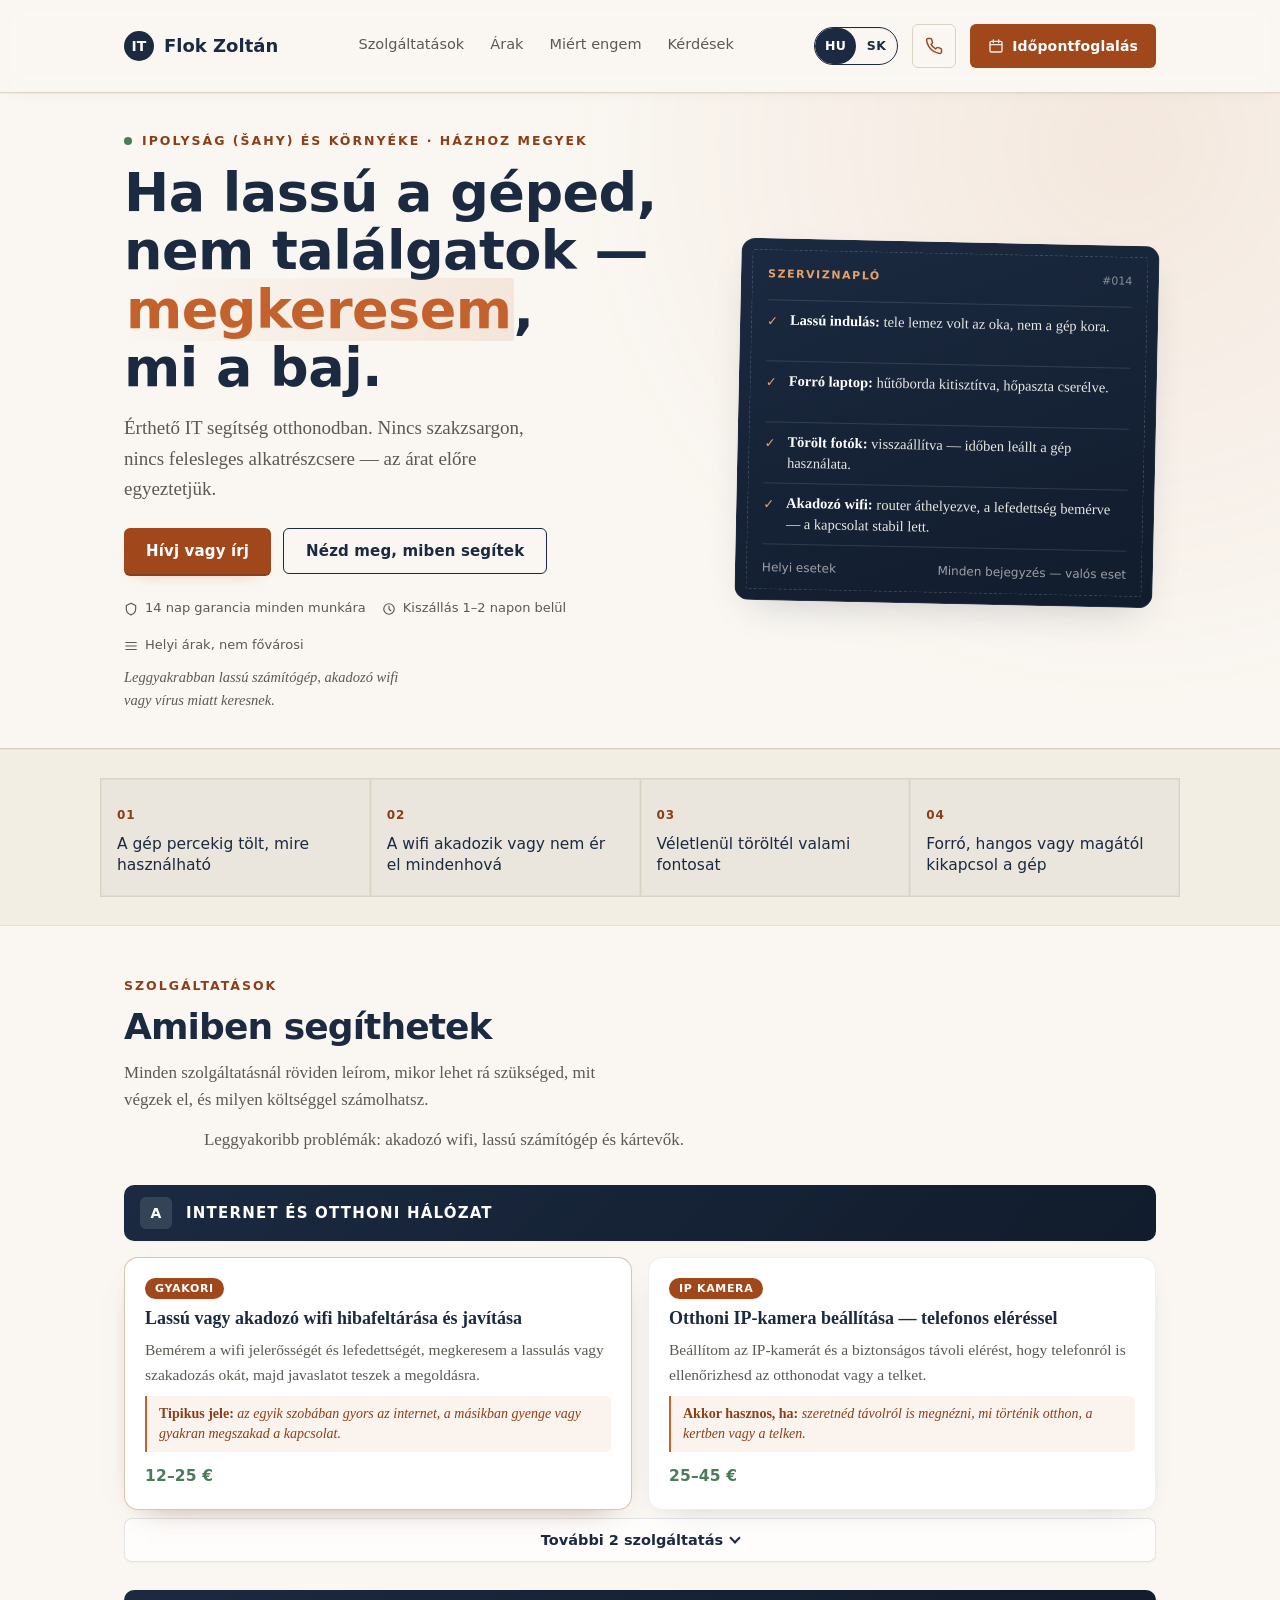
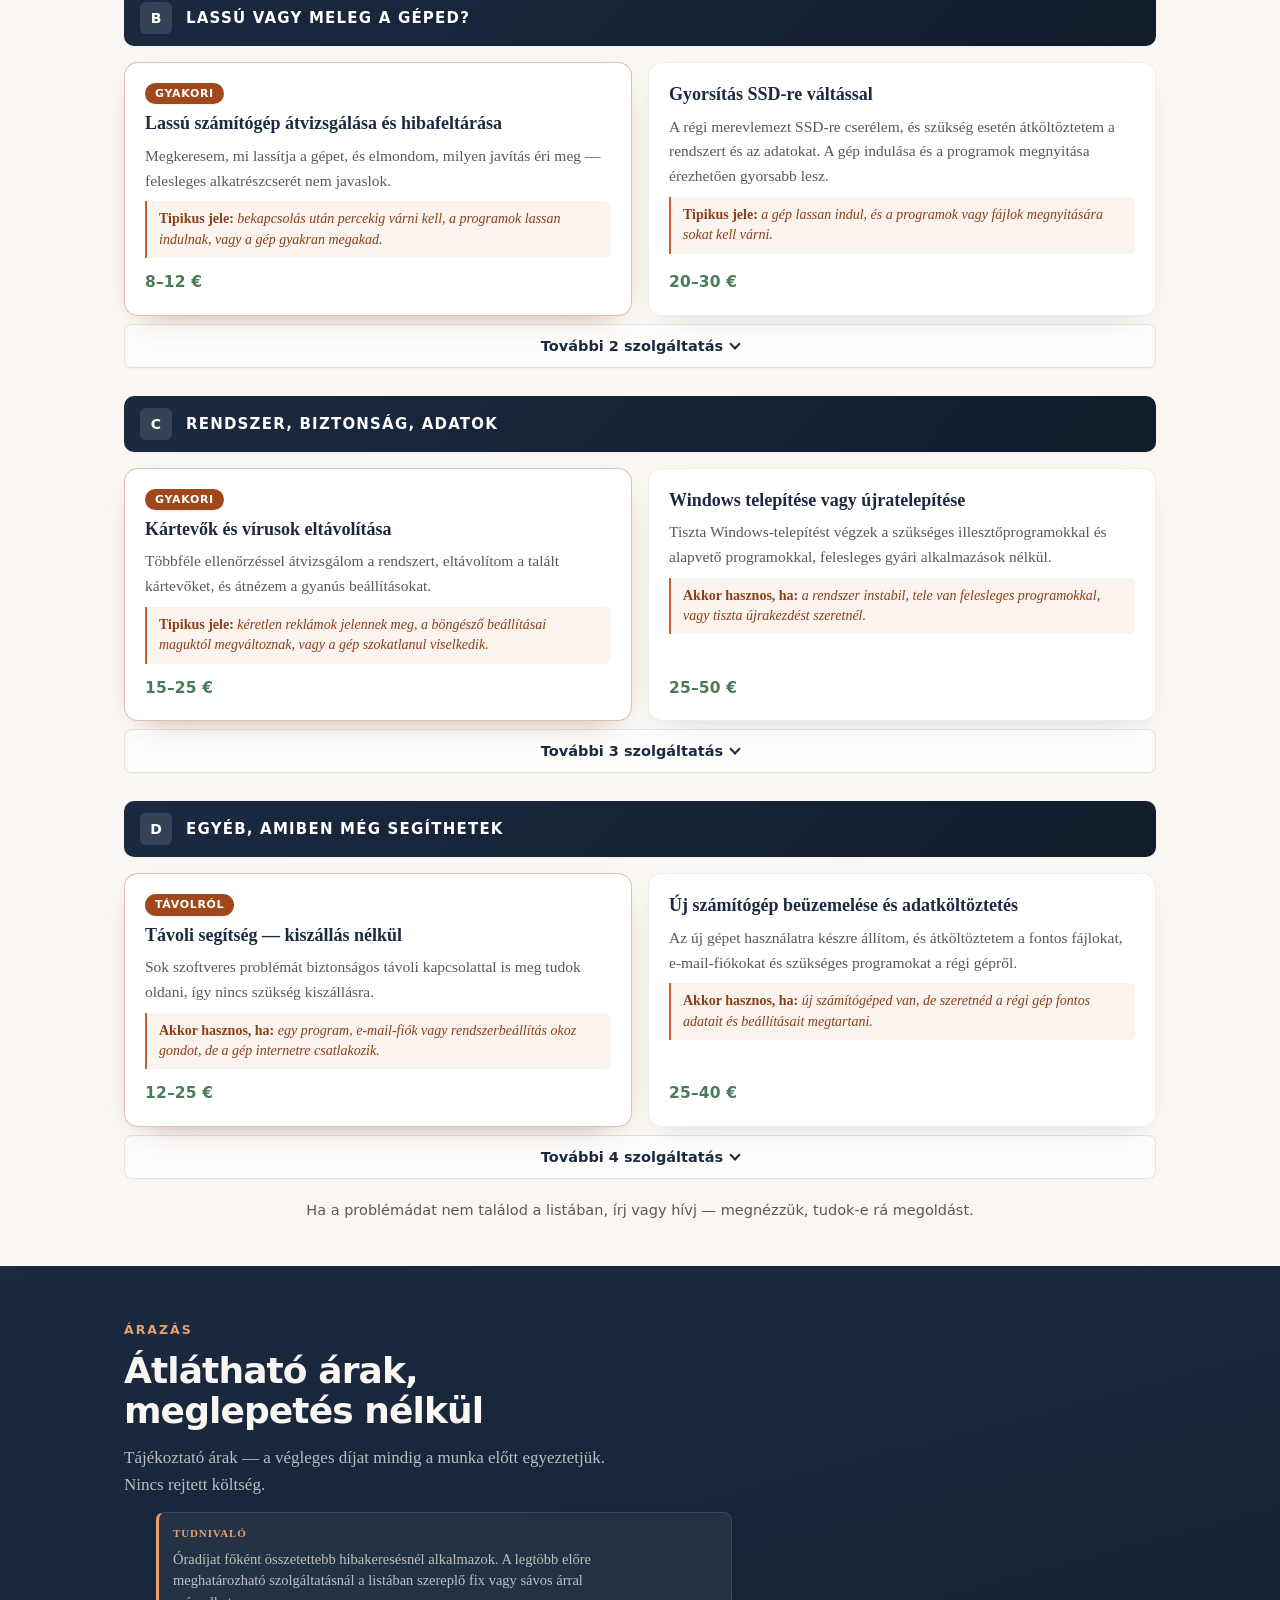
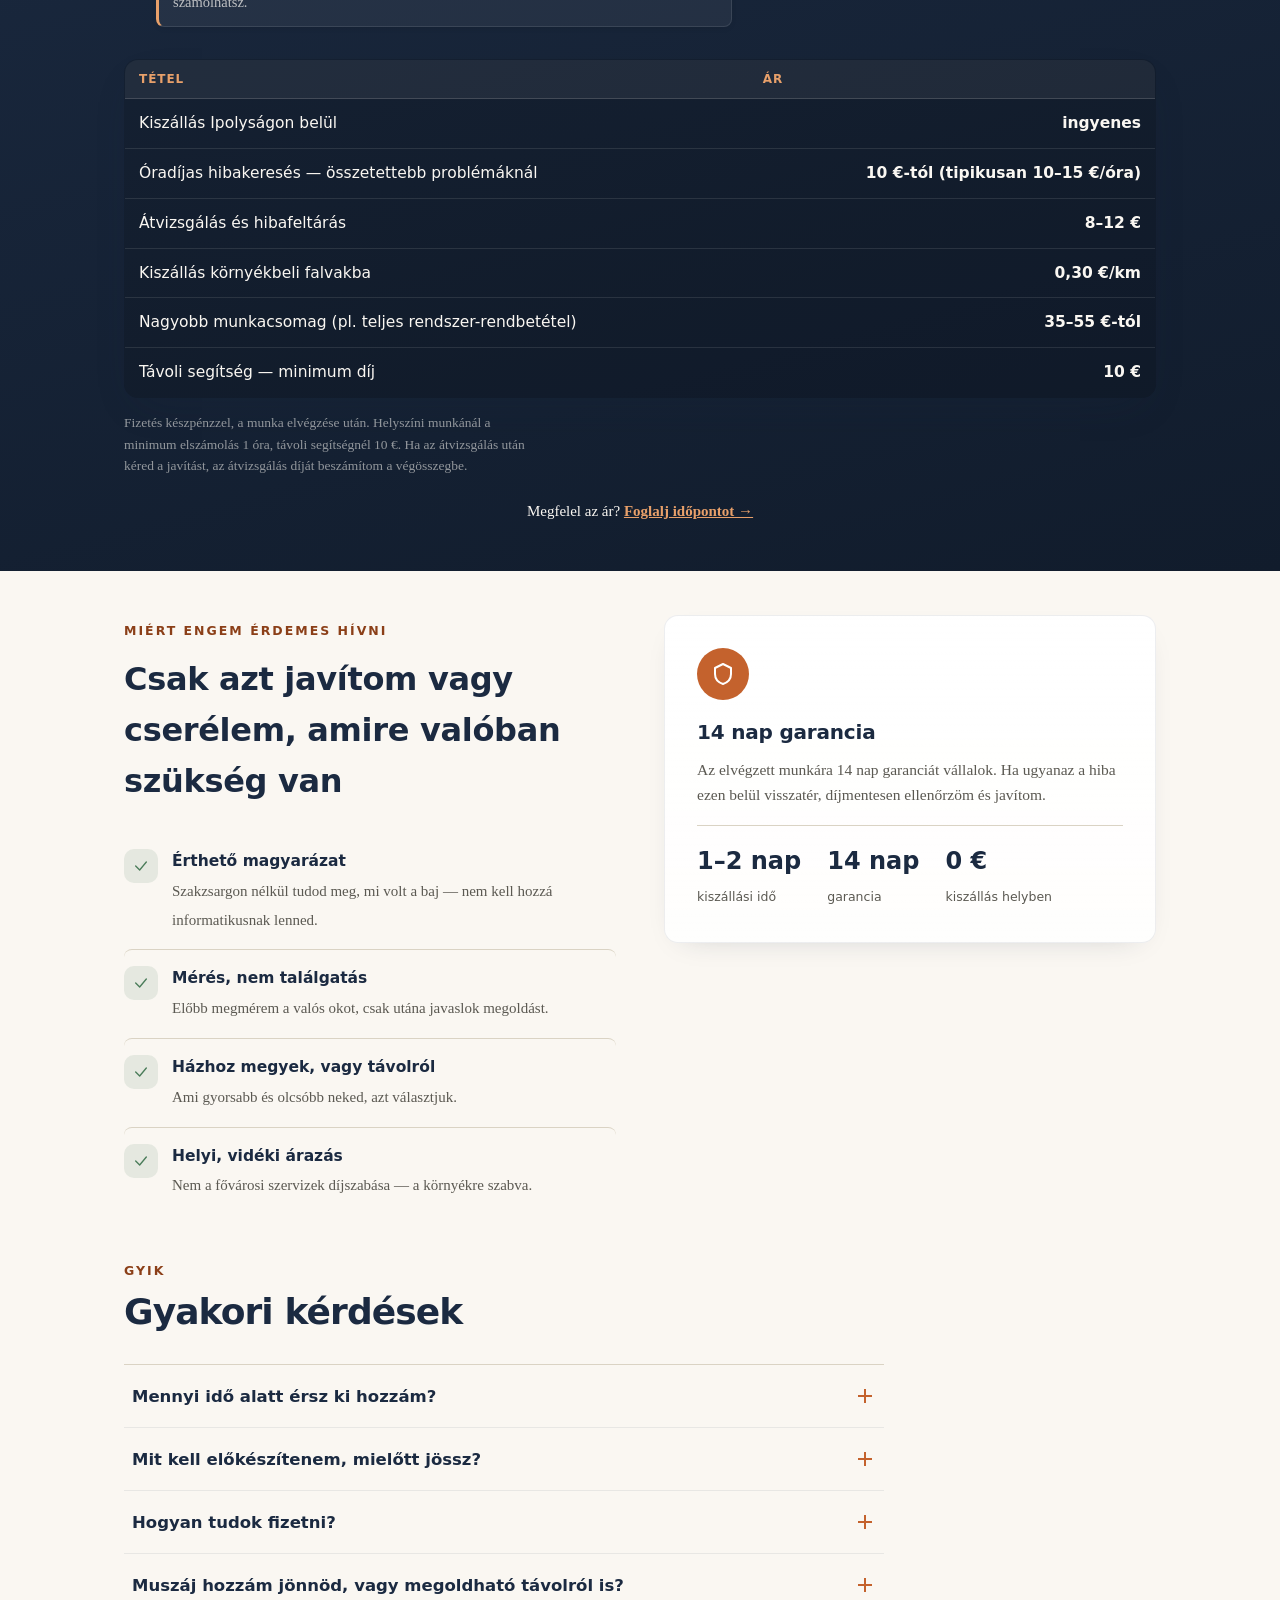
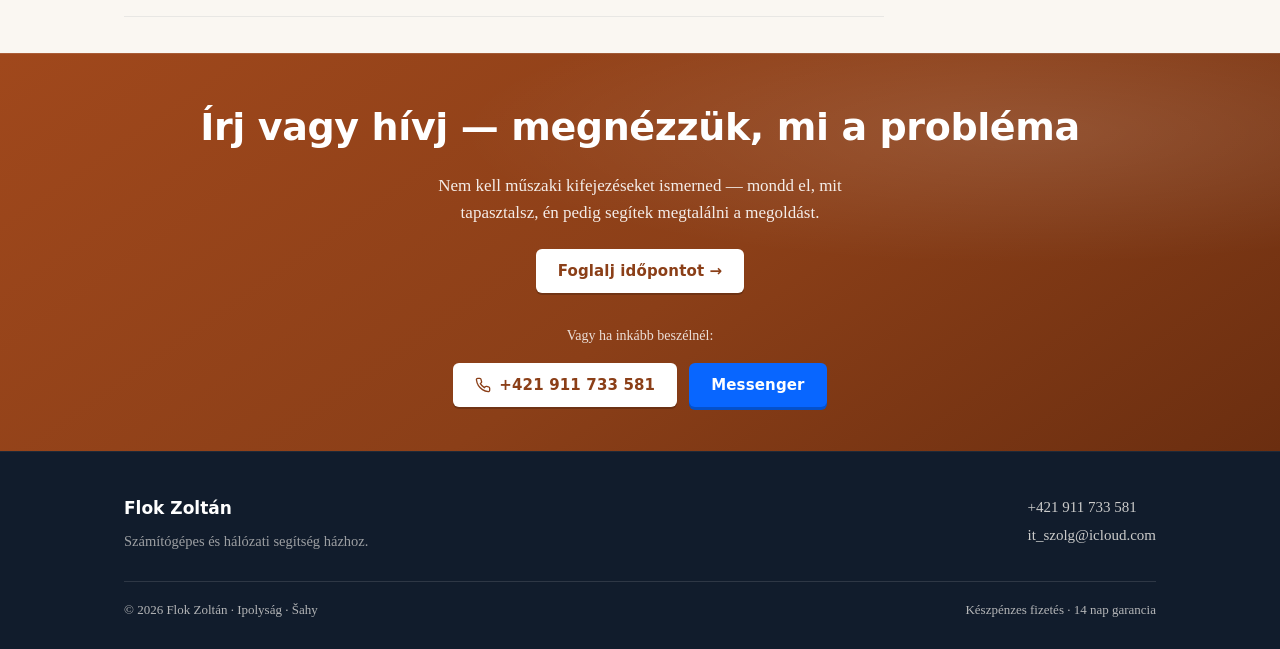
<file: index.html>
<!DOCTYPE html>

<html lang="hu">
<head>
<meta charset="utf-8"/>
<meta content="width=device-width, initial-scale=1.0" name="viewport"/>
<meta content="default-src 'none'; base-uri 'none'; object-src 'none'; script-src 'self' 'sha256-sCrPd5o42uLtehSzlZ2wE4fstAmXiORlcEuLy115KL4='; script-src-attr 'none'; style-src 'self'; style-src-attr 'none'; img-src 'self' data:; font-src 'none'; connect-src 'none'; media-src 'none'; frame-src 'none'; worker-src 'none'; manifest-src 'none'; form-action 'none'; upgrade-insecure-requests" http-equiv="Content-Security-Policy"/>
<title>Számítógépes segítség házhoz — Ipolyság és környéke</title>
<meta content="Gyors, érthető IT segítség Ipolyságon és környékén. Lassú gép, wifi gond, adatmentés, kamerarendszer — házhoz megyek." name="description"/>
<meta content="#1B2A41" name="theme-color"/>
<meta content="index, follow, max-image-preview:large" name="robots"/>
<meta content="Flok Zoltán" name="author"/>
<meta content="strict-origin-when-cross-origin" name="referrer"/>
<link href="https://flokzoltan.github.io/it-szolgaltatas/" rel="canonical"/><link href="https://flokzoltan.github.io/it-szolgaltatas/" hreflang="hu" rel="alternate"/><link href="https://flokzoltan.github.io/it-szolgaltatas/sk/" hreflang="sk" rel="alternate"/><link href="https://flokzoltan.github.io/it-szolgaltatas/" hreflang="x-default" rel="alternate"/>
<link href="favicon.svg" rel="icon" type="image/svg+xml"/>
<link href="favicon.svg" rel="apple-touch-icon"/>
<meta content="website" property="og:type"/>
<meta content="hu_HU" property="og:locale"/>
<meta content="sk_SK" property="og:locale:alternate"/>
<meta content="Számítógépes segítség házhoz — Ipolyság és környéke" property="og:title"/>
<meta content="Gyors, érthető IT segítség Ipolyságon és környékén. Lassú gép, wifi gond, adatmentés, kamerarendszer — házhoz megyek." property="og:description"/>
<meta content="Flok Zoltán — IT segítség" property="og:site_name"/><meta content="https://flokzoltan.github.io/it-szolgaltatas/og-cover.png" property="og:image"/><meta content="1200" property="og:image:width"/><meta content="630" property="og:image:height"/><meta content="Flok Zoltán — IT segítség házhoz Ipolyság és környéke" property="og:image:alt"/><meta content="https://flokzoltan.github.io/it-szolgaltatas/og-cover.png" name="twitter:image"/><meta content="Flok Zoltán — IT segítség házhoz" name="twitter:image:alt"/>
<meta content="https://flokzoltan.github.io/it-szolgaltatas/" property="og:url"/>
<meta content="summary_large_image" name="twitter:card"/>
<meta content="Számítógépes segítség házhoz — Ipolyság és környéke" name="twitter:title"/>
<meta content="Gyors, érthető IT segítség Ipolyságon és környékén. Lassú gép, wifi gond, adatmentés, kamerarendszer — házhoz megyek." name="twitter:description"/>
<link href="style.min.css" rel="stylesheet"/>
<script type="application/ld+json">
{
  "@context": "https://schema.org",
  "@graph": [
    {
      "@type": "WebSite",
      "@id": "https://flokzoltan.github.io/it-szolgaltatas/#website",
      "url": "https://flokzoltan.github.io/it-szolgaltatas/",
      "name": "Flok Zoltán — IT segítség",
      "inLanguage": [
        "hu",
        "sk"
      ]
    },
    {
      "@type": "WebPage",
      "@id": "https://flokzoltan.github.io/it-szolgaltatas/#webpage",
      "url": "https://flokzoltan.github.io/it-szolgaltatas/",
      "name": "Számítógépes segítség házhoz — Ipolyság és környéke",
      "description": "Gyors, érthető IT segítség Ipolyságon és környékén. Lassú gép, wifi gond, adatmentés, kamerarendszer — házhoz megyek.",
      "inLanguage": "hu",
      "isPartOf": {
        "@id": "https://flokzoltan.github.io/it-szolgaltatas/#website"
      },
      "about": {
        "@id": "https://flokzoltan.github.io/it-szolgaltatas/#business"
      }
    },
    {
      "@type": "LocalBusiness",
      "@id": "https://flokzoltan.github.io/it-szolgaltatas/#business",
      "name": "Flok Zoltán — IT segítség házhoz",
      "description": "Számítógépes, hálózati és otthoni IT segítség Ipolyságon (Šahy) és környékén.",
      "url": "https://flokzoltan.github.io/it-szolgaltatas/",
      "telephone": "+421911733581",
      "email": "it_szolg@icloud.com",
      "address": {
        "@type": "PostalAddress",
        "addressLocality": "Šahy",
        "addressCountry": "SK"
      },
      "areaServed": {
        "@type": "AdministrativeArea",
        "name": "Šahy (Ipolyság) és környéke"
      },
      "priceRange": "€",
      "currenciesAccepted": "EUR",
      "paymentAccepted": "Cash"
    }
  ]
}
</script>
</head>
<body>
<a class="skip-link" href="#foglalas">Ugrás a kapcsolatra</a>
<header>
<div class="nav">
<a class="brand" href="#top">
<span class="brand-mark">IT</span>
<span>Flok Zoltán</span>
</a>
<nav aria-label="Fő navigáció" class="nav-links">
<a href="#szolgaltatasok">Szolgáltatások</a>
<a href="#arak">Árak</a>
<a href="#miert-en">Miért engem</a>
<a href="#gyik">Kérdések</a>
</nav>
<div class="nav-actions">
<div aria-label="Nyelv / Jazyk" class="lang-switch" role="group"><a aria-current="page" class="lang-btn" href="./" hreflang="hu" lang="hu">HU</a><a class="lang-btn" href="sk/" hreflang="sk" lang="sk">SK</a></div>
<a aria-label="Kapcsolatfelvétel — hívás" class="nav-phone" href="tel:+421911733581">
<svg aria-hidden="true" fill="none" focusable="false" height="18" viewbox="0 0 24 24" width="18"><path d="M22 16.92v3a2 2 0 01-2.18 2 19.79 19.79 0 01-8.63-3.07 19.5 19.5 0 01-6-6 19.79 19.79 0 01-3.07-8.67A2 2 0 014.11 2h3a2 2 0 012 1.72c.127.96.361 1.903.7 2.81a2 2 0 01-.45 2.11L8.09 9.91a16 16 0 006 6l1.27-1.27a2 2 0 012.11-.45c.907.339 1.85.573 2.81.7A2 2 0 0122 16.92z" stroke="currentColor" stroke-width="2"></path></svg>
</a>
<a class="nav-cta" href="https://foglalas.itszolg.cc/foglalas" rel="noopener"><svg aria-hidden="true" fill="none" focusable="false" height="16" viewbox="0 0 24 24" width="16"><rect x="3" y="5" width="18" height="16" rx="2" stroke="currentColor" stroke-width="2"/><path d="M3 10h18M8 3v4M16 3v4" stroke="currentColor" stroke-width="2" stroke-linecap="round"/></svg><span class="cta-long">Időpontfoglalás</span><span class="cta-short">Időpont</span></a>
</div>
</div>
</header>
<main id="top">
<!-- HERO -->
<section class="hero">
<div class="wrap hero-grid">
<div>
<div class="hero-kicker">
<span aria-hidden="true" class="dot"></span>
<span class="eyebrow">Ipolyság (Šahy) és környéke · Házhoz megyek</span>
</div>
<h1>Ha lassú a géped,<br/>nem találgatok — <em>megkeresem</em>,<br/>mi a baj.</h1>
<p class="hero-sub">Érthető IT segítség otthonodban. Nincs szakzsargon, nincs felesleges alkatrészcsere — az árat előre egyeztetjük.</p>
<div class="hero-ctas">
<a class="btn btn-primary" href="#foglalas">Hívj vagy írj</a>
<a class="btn btn-ghost" href="#szolgaltatasok">Nézd meg, miben segítek</a>
</div>
<div class="hero-trust">
<span><svg aria-hidden="true" fill="none" focusable="false" height="14" viewbox="0 0 24 24" width="14"><path d="M12 2L4 6v6c0 5 3.5 8.5 8 10 4.5-1.5 8-5 8-10V6l-8-4z" stroke="currentColor" stroke-width="2"></path></svg> <span>14 nap garancia minden munkára</span></span>
<span><svg aria-hidden="true" fill="none" focusable="false" height="14" viewbox="0 0 24 24" width="14"><circle cx="12" cy="12" r="9" stroke="currentColor" stroke-width="2"></circle><path d="M12 7v5l3 3" stroke="currentColor" stroke-width="2"></path></svg> <span>Kiszállás 1–2 napon belül</span></span>
<span><svg aria-hidden="true" fill="none" focusable="false" height="14" viewbox="0 0 24 24" width="14"><path d="M3 12h18M3 6h18M3 18h18" stroke="currentColor" stroke-width="2"></path></svg> <span>Helyi árak, nem fővárosi</span></span>
</div>
<p class="hero-common">Leggyakrabban lassú számítógép, akadozó wifi vagy vírus miatt keresnek.</p>
</div>
<div class="logcard">
<div class="logcard-head">
<span class="tag">Szerviznapló</span>
<span class="id">#014</span>
</div>
<div class="logrow">
<span class="sym">✓</span>
<span class="txt"><b>Lassú indulás:</b> tele lemez volt az oka, nem a gép kora.</span>
</div>
<div class="logrow">
<span class="sym">✓</span>
<span class="txt"><b>Forró laptop:</b> hűtőborda kitisztítva, hőpaszta cserélve.</span>
</div>
<div class="logrow">
<span class="sym">✓</span>
<span class="txt"><b>Törölt fotók:</b> visszaállítva — időben leállt a gép használata.</span>
</div>
<div class="logrow">
<span class="sym">✓</span>
<span class="txt"><b>Akadozó wifi:</b> router áthelyezve, a lefedettség bemérve — a kapcsolat stabil lett.</span>
</div>
<div class="logcard-foot">
<span>Helyi esetek</span>
<span>Minden bejegyzés — valós eset</span>
</div>
</div>
</div>
</section>
<!-- PROBLEM STRIP -->
<section class="problems">
<div class="wrap p-0">
<div class="problem-grid">
<div class="problem"><span class="num">01</span><p>A gép percekig tölt, mire használható</p></div>
<div class="problem"><span class="num">02</span><p>A wifi akadozik vagy nem ér el mindenhová</p></div>
<div class="problem"><span class="num">03</span><p>Véletlenül töröltél valami fontosat</p></div>
<div class="problem"><span class="num">04</span><p>Forró, hangos vagy magától kikapcsol a gép</p></div>
</div>
</div>
</section>
<!-- SERVICES -->
<section id="szolgaltatasok">
<div class="wrap">
<div class="section-head">
<span class="eyebrow">Szolgáltatások</span>
<h2>Amiben segíthetek</h2>
<p>Minden szolgáltatásnál röviden leírom, mikor lehet rá szükséged, mit végzek el, és milyen költséggel számolhatsz.</p>
<p class="svc-hint">Leggyakoribb problémák: akadozó wifi, lassú számítógép és kártevők.</p>
</div>
<!-- Cat A -->
<div class="cat">
<div class="cat-head"><span class="letter">A</span><h3>Internet és otthoni hálózat</h3></div>
<div class="svc-grid">
<div class="svc featured">
<span class="svc-badge">Gyakori</span>
<h4>Lassú vagy akadozó wifi hibafeltárása és javítása</h4>
<p class="desc">Bemérem a wifi jelerősségét és lefedettségét, megkeresem a lassulás vagy szakadozás okát, majd javaslatot teszek a megoldásra.</p>
<p class="symptom"><b>Tipikus jele:</b> az egyik szobában gyors az internet, a másikban gyenge vagy gyakran megszakad a kapcsolat.</p>
<div class="svc-price">12–25 €</div>
</div>
<div class="svc">
<span class="svc-badge">IP kamera</span>
<h4>Otthoni IP-kamera beállítása — telefonos eléréssel</h4>
<p class="desc">Beállítom az IP-kamerát és a biztonságos távoli elérést, hogy telefonról is ellenőrizhesd az otthonodat vagy a telket.</p>
<p class="symptom"><b>Akkor hasznos, ha:</b> szeretnéd távolról is megnézni, mi történik otthon, a kertben vagy a telken.</p>
<div class="svc-price">25–45 €</div>
</div>
<div aria-hidden="true" class="svc-extra-wrap" hidden="" id="svc-extra-1">
<div class="svc svc-extra">
<h4>Saját otthoni médiatár</h4>
<p class="desc">A saját filmjeid és videóid egy helyen, egyszerűen elérhetők TV-ről, telefonról és számítógépről — külön streaming-előfizetés nélkül.</p>
<p class="symptom"><b>Akkor hasznos, ha:</b> a filmek és videók több eszközön vannak szétszórva, és szeretnéd őket egy helyről elérni.</p>
<div class="svc-price">25–45 €</div>
</div>
<div class="svc svc-extra">
<h4>Családi közös tárhely — havidíj nélkül</h4>
<p class="desc">Közös otthoni tárhelyet állítok be fényképekhez és dokumentumokhoz, amelyet a család több eszközről is elérhet — külön felhő-előfizetés nélkül.</p>
<p class="symptom"><b>Akkor hasznos, ha:</b> a családi fotók és dokumentumok több telefonon, számítógépen vagy pendrive-on vannak szétszórva.</p>
<div class="svc-price">15–35 €</div>
</div>
</div>
</div>
<button aria-controls="svc-extra-1" aria-expanded="false" class="svc-toggle" type="button"><span class="svc-toggle-label-more"><span>További</span> 2 <span>szolgáltatás</span></span><span class="svc-toggle-label-less" hidden="">Kevesebb mutatása</span><span aria-hidden="true" class="svc-toggle-ico"></span></button>
</div>
<!-- Cat B -->
<div class="cat">
<div class="cat-head"><span class="letter">B</span><h3>Lassú vagy meleg a géped?</h3></div>
<div class="svc-grid">
<div class="svc featured">
<span class="svc-badge">Gyakori</span>
<h4>Lassú számítógép átvizsgálása és hibafeltárása</h4>
<p class="desc">Megkeresem, mi lassítja a gépet, és elmondom, milyen javítás éri meg — felesleges alkatrészcserét nem javaslok.</p>
<p class="symptom"><b>Tipikus jele:</b> bekapcsolás után percekig várni kell, a programok lassan indulnak, vagy a gép gyakran megakad.</p>
<div class="svc-price">8–12 €</div>
</div>
<div class="svc">
<h4>Gyorsítás SSD-re váltással</h4>
<p class="desc">A régi merevlemezt SSD-re cserélem, és szükség esetén átköltöztetem a rendszert és az adatokat. A gép indulása és a programok megnyitása érezhetően gyorsabb lesz.</p>
<p class="symptom"><b>Tipikus jele:</b> a gép lassan indul, és a programok vagy fájlok megnyitására sokat kell várni.</p>
<div class="svc-price">20–30 €</div>
</div>
<div aria-hidden="true" class="svc-extra-wrap" hidden="" id="svc-extra-2">
<div class="svc svc-extra">
<h4>Belső tisztítás és hűtéskarbantartás</h4>
<p class="desc">Kitisztítom a ventilátorokat és a hűtést, szükség esetén hővezető pasztát cserélek. Az eredmény alacsonyabb hőmérséklet és halkabb működés lehet.</p>
<p class="symptom"><b>Tipikus jele:</b> a gép már egyszerű használat közben is hangosan zúg, erősen melegszik vagy váratlanul kikapcsol.</p>
<div class="svc-price">15–25 €</div>
</div>
<div class="svc svc-extra">
<h4>Billentyűzet és kijelző tisztítása</h4>
<p class="desc">Kíméletes külső tisztítás a kényelmesebb és higiénikusabb mindennapi használatért.</p>
<p class="symptom"><b>Akkor hasznos, ha:</b> a billentyűzet szennyezett vagy ragad, a kijelző pedig foltos és ujjnyomos.</p>
<div class="svc-price">8–12 €</div>
</div>
</div>
</div>
<button aria-controls="svc-extra-2" aria-expanded="false" class="svc-toggle" type="button"><span class="svc-toggle-label-more"><span>További</span> 2 <span>szolgáltatás</span></span><span class="svc-toggle-label-less" hidden="">Kevesebb mutatása</span><span aria-hidden="true" class="svc-toggle-ico"></span></button>
</div>
<!-- Cat C -->
<div class="cat">
<div class="cat-head"><span class="letter">C</span><h3>Rendszer, biztonság, adatok</h3></div>
<div class="svc-grid">
<div class="svc featured">
<span class="svc-badge">Gyakori</span>
<h4>Kártevők és vírusok eltávolítása</h4>
<p class="desc">Többféle ellenőrzéssel átvizsgálom a rendszert, eltávolítom a talált kártevőket, és átnézem a gyanús beállításokat.</p>
<p class="symptom"><b>Tipikus jele:</b> kéretlen reklámok jelennek meg, a böngésző beállításai maguktól megváltoznak, vagy a gép szokatlanul viselkedik.</p>
<div class="svc-price">15–25 €</div>
</div>
<div class="svc">
<h4>Windows telepítése vagy újratelepítése</h4>
<p class="desc">Tiszta Windows-telepítést végzek a szükséges illesztőprogramokkal és alapvető programokkal, felesleges gyári alkalmazások nélkül.</p>
<p class="symptom"><b>Akkor hasznos, ha:</b> a rendszer instabil, tele van felesleges programokkal, vagy tiszta újrakezdést szeretnél.</p>
<div class="svc-price">25–50 €</div>
</div>
<div aria-hidden="true" class="svc-extra-wrap" hidden="" id="svc-extra-3">
<div class="svc svc-extra">
<h4>Jelszavak és fiókbiztonság rendbetétele</h4>
<p class="desc">Segítek biztonságosabb jelszavakat, jelszókezelőt és ahol lehetséges, kétlépcsős azonosítást beállítani a fontos fiókjaidhoz.</p>
<p class="symptom"><b>Akkor hasznos, ha:</b> ugyanazt a jelszót több helyen használod, vagy nehéz követni a különböző fiókok belépési adatait.</p>
<div class="svc-price">10–15 €</div>
</div>
<div class="svc svc-extra">
<h4>Törölt fájlok helyreállítása</h4>
<p class="desc">Minél hamarabb leállítod az eszköz használatát és segítséget kérsz, annál nagyobb az esély a törölt fájlok helyreállítására.</p>
<p class="symptom"><b>Tipikus eset:</b> véletlenül töröltél fájlokat vagy egy mappát, esetleg formáztál egy adathordozót a mentés előtt.</p>
<div class="svc-price">15–35 €</div>
</div>
<div class="svc svc-extra">
<h4>Automatikus biztonsági mentés beállítása</h4>
<p class="desc">Beállítom az automatikus mentést, majd visszaállítási próbával ellenőrzöm, hogy szükség esetén valóban használható-e.</p>
<p class="symptom"><b>Akkor hasznos, ha:</b> egy meghibásodás vagy véletlen törlés esetén nem szeretnéd elveszíteni a fontos fájljaidat.</p>
<div class="svc-price">12–25 €</div>
</div>
</div>
</div>
<button aria-controls="svc-extra-3" aria-expanded="false" class="svc-toggle" type="button"><span class="svc-toggle-label-more"><span>További</span> 3 <span>szolgáltatás</span></span><span class="svc-toggle-label-less" hidden="">Kevesebb mutatása</span><span aria-hidden="true" class="svc-toggle-ico"></span></button>
</div>
<!-- Cat D -->
<div class="cat">
<div class="cat-head"><span class="letter">D</span><h3>Egyéb, amiben még segíthetek</h3></div>
<div class="svc-grid">
<div class="svc featured">
<span class="svc-badge">Távolról</span>
<h4>Távoli segítség — kiszállás nélkül</h4>
<p class="desc">Sok szoftveres problémát biztonságos távoli kapcsolattal is meg tudok oldani, így nincs szükség kiszállásra.</p>
<p class="symptom"><b>Akkor hasznos, ha:</b> egy program, e-mail-fiók vagy rendszerbeállítás okoz gondot, de a gép internetre csatlakozik.</p>
<div class="svc-price">12–25 €</div>
</div>
<div class="svc">
<h4>Új számítógép beüzemelése és adatköltöztetés</h4>
<p class="desc">Az új gépet használatra készre állítom, és átköltöztetem a fontos fájlokat, e-mail-fiókokat és szükséges programokat a régi gépről.</p>
<p class="symptom"><b>Akkor hasznos, ha:</b> új számítógéped van, de szeretnéd a régi gép fontos adatait és beállításait megtartani.</p>
<div class="svc-price">25–40 €</div>
</div>
<div aria-hidden="true" class="svc-extra-wrap" hidden="" id="svc-extra-4">
<div class="svc svc-extra">
<h4>Nyomtató telepítése és beállítása</h4>
<p class="desc">Telepítem és beállítom a nyomtatót, ellenőrzöm a kapcsolatot, az illesztőprogramot és a nyomtatási beállításokat.</p>
<p class="symptom"><b>Tipikus jele:</b> a nyomtató nem csatlakozik, offline állapotot jelez, vagy a számítógép nem tud rá nyomtatni.</p>
<div class="svc-price">8–15 €</div>
</div>
<div class="svc svc-extra">
<h4>E-mail beállítása és rendbetétele</h4>
<p class="desc">E-mail-fiókot állítok be, segítek a régi levelek átköltöztetésében és a kéretlen levelek szűrésének beállításában.</p>
<p class="symptom"><b>Akkor hasznos, ha:</b> új eszközön szeretnéd használni az e-mailt, fiókot váltasz, vagy nehezen találod meg a fontos leveleket.</p>
<div class="svc-price">10–20 €</div>
</div>
<div class="svc svc-extra">
<h4>Régi fényképek digitalizálása</h4>
<p class="desc">Papírképek, CD-k és memóriakártyák tartalmának digitális mentése, hogy a régi emlékek biztonságosabb formában is megmaradjanak.</p>
<p class="symptom"><b>Akkor hasznos, ha:</b> régi fényképeket vagy adathordozókat szeretnél könnyebben megőrizni és számítógépen is elérni.</p>
<div class="svc-price">20–40 €</div>
</div>
<div class="svc svc-extra">
<h4>Rendszeres számítógép-karbantartás</h4>
<p class="desc">Időszakosan átnézem a gépet, ellenőrzöm a frissítéseket, a tárhelyet és az alapvető rendszerállapotot, hogy a problémák hamarabb kiderüljenek.</p>
<p class="symptom"><b>Akkor hasznos, ha:</b> szeretnéd megelőzni a hibákat, és fontos, hogy a géped rendszeresen át legyen nézve.</p>
<div class="svc-price">10–15 €/hó</div>
</div>
</div>
</div>
<button aria-controls="svc-extra-4" aria-expanded="false" class="svc-toggle" type="button"><span class="svc-toggle-label-more"><span>További</span> 4 <span>szolgáltatás</span></span><span class="svc-toggle-label-less" hidden="">Kevesebb mutatása</span><span aria-hidden="true" class="svc-toggle-ico"></span></button>
</div>
<p class="more-note">Ha a problémádat nem találod a listában, írj vagy hívj — megnézzük, tudok-e rá megoldást.</p>
</div>
</section>
<!-- PRICING -->
<section class="pricing" id="arak">
<div class="wrap">
<div class="section-head">
<span class="eyebrow">Árazás</span>
<h2>Átlátható árak, meglepetés nélkül</h2>
<p>Tájékoztató árak — a végleges díjat mindig a munka előtt egyeztetjük. Nincs rejtett költség.</p>
<aside class="price-why" role="note">
<span class="price-why-label">Tudnivaló</span>
<p>Óradíjat főként összetettebb hibakeresésnél alkalmazok. A legtöbb előre meghatározható szolgáltatásnál a listában szereplő fix vagy sávos árral számolhatsz.</p>
</aside>
</div>
<table class="price-table">
<thead>
<tr><th>Tétel</th><th>Ár</th></tr>
</thead>
<tbody>
<tr><td>Kiszállás Ipolyságon belül</td><td>ingyenes</td></tr>
<tr><td>Óradíjas hibakeresés — összetettebb problémáknál</td><td>10 €-tól (tipikusan 10–15 €/óra)</td></tr>
<tr><td>Átvizsgálás és hibafeltárás</td><td>8–12 €</td></tr>
<tr><td>Kiszállás környékbeli falvakba</td><td>0,30 €/km</td></tr>
<tr><td>Nagyobb munkacsomag (pl. teljes rendszer-rendbetétel)</td><td>35–55 €-tól</td></tr>
<tr><td>Távoli segítség — minimum díj</td><td>10 €</td></tr>
</tbody>
</table>
<p class="price-note">Fizetés készpénzzel, a munka elvégzése után. Helyszíni munkánál a minimum elszámolás 1 óra, távoli segítségnél 10 €. Ha az átvizsgálás után kéred a javítást, az átvizsgálás díját beszámítom a végösszegbe.</p>
</div>
<p class="price-book">Megfelel az ár? <a href="#foglalas">Foglalj időpontot →</a></p>
</section>
<!-- WHY + GUARANTEE -->
<section id="miert-en">
<div class="wrap why-grid">
<div>
<span class="eyebrow">Miért engem érdemes hívni</span>
<h2 class="why-title">Csak azt javítom vagy cserélem, amire valóban szükség van</h2>
<ul class="why-list">
<li>
<span class="ico"><svg aria-hidden="true" fill="none" focusable="false" height="16" viewbox="0 0 24 24" width="16"><path d="M4 12l6 6L20 6" stroke="currentColor" stroke-linecap="round" stroke-width="2"></path></svg></span>
<span class="txt"><b>Érthető magyarázat</b><span>Szakzsargon nélkül tudod meg, mi volt a baj — nem kell hozzá informatikusnak lenned.</span></span>
</li>
<li>
<span class="ico"><svg aria-hidden="true" fill="none" focusable="false" height="16" viewbox="0 0 24 24" width="16"><path d="M4 12l6 6L20 6" stroke="currentColor" stroke-linecap="round" stroke-width="2"></path></svg></span>
<span class="txt"><b>Mérés, nem találgatás</b><span>Előbb megmérem a valós okot, csak utána javaslok megoldást.</span></span>
</li>
<li>
<span class="ico"><svg aria-hidden="true" fill="none" focusable="false" height="16" viewbox="0 0 24 24" width="16"><path d="M4 12l6 6L20 6" stroke="currentColor" stroke-linecap="round" stroke-width="2"></path></svg></span>
<span class="txt"><b>Házhoz megyek, vagy távolról</b><span>Ami gyorsabb és olcsóbb neked, azt választjuk.</span></span>
</li>
<li>
<span class="ico"><svg aria-hidden="true" fill="none" focusable="false" height="16" viewbox="0 0 24 24" width="16"><path d="M4 12l6 6L20 6" stroke="currentColor" stroke-linecap="round" stroke-width="2"></path></svg></span>
<span class="txt"><b>Helyi, vidéki árazás</b><span>Nem a fővárosi szervizek díjszabása — a környékre szabva.</span></span>
</li>
</ul>
</div>
<div class="guarantee-card">
<div class="badge">
<svg aria-hidden="true" fill="none" focusable="false" height="24" viewbox="0 0 24 24" width="24"><path d="M12 2L4 6v6c0 5 3.5 8.5 8 10 4.5-1.5 8-5 8-10V6l-8-4z" stroke="#fff" stroke-width="2"></path></svg>
</div>
<h3>14 nap garancia</h3>
<p>Az elvégzett munkára 14 nap garanciát vállalok. Ha ugyanaz a hiba ezen belül visszatér, díjmentesen ellenőrzöm és javítom.</p>
<div class="guarantee-stats">
<div><b>1–2 nap</b><span>kiszállási idő</span></div>
<div><b>14 nap</b><span>garancia</span></div>
<div><b>0 €</b><span>kiszállás helyben</span></div>
</div>
</div>
</div>
</section>
<!-- FAQ -->
<section id="gyik">
<div class="wrap">
<div class="section-head">
<span class="eyebrow">GYIK</span>
<h2>Gyakori kérdések</h2>
</div>
<div class="faq">
<div class="faq-item">
<button aria-controls="faq-a1" aria-expanded="false" class="faq-q" id="faq-q1" type="button">
<span>Mennyi idő alatt érsz ki hozzám?</span>
<span aria-hidden="true" class="plus"></span>
</button>
<div aria-hidden="true" aria-labelledby="faq-q1" class="faq-a" id="faq-a1" role="region"><div class="faq-a-inner"><p>A környéken jellemzően 1–2 napon belül, sürgős esetben akár még aznap.</p></div></div>
</div>
<div class="faq-item">
<button aria-controls="faq-a2" aria-expanded="false" class="faq-q" id="faq-q2" type="button">
<span>Mit kell előkészítenem, mielőtt jössz?</span>
<span aria-hidden="true" class="plus"></span>
</button>
<div aria-hidden="true" aria-labelledby="faq-q2" class="faq-a" id="faq-a2" role="region"><div class="faq-a-inner"><p>Csak annyit, hogy a gép bekapcsolható és elérhető legyen. Jelszót csak akkor kérek, ha az adott munkához muszáj.</p></div></div>
</div>
<div class="faq-item">
<button aria-controls="faq-a3" aria-expanded="false" class="faq-q" id="faq-q3" type="button">
<span>Hogyan tudok fizetni?</span>
<span aria-hidden="true" class="plus"></span>
</button>
<div aria-hidden="true" aria-labelledby="faq-q3" class="faq-a" id="faq-a3" role="region"><div class="faq-a-inner"><p>Készpénzzel, a munka elvégzése után, a helyszínen.</p></div></div>
</div>
<div class="faq-item">
<button aria-controls="faq-a4" aria-expanded="false" class="faq-q" id="faq-q4" type="button">
<span>Muszáj hozzám jönnöd, vagy megoldható távolról is?</span>
<span aria-hidden="true" class="plus"></span>
</button>
<div aria-hidden="true" aria-labelledby="faq-q4" class="faq-a" id="faq-a4" role="region"><div class="faq-a-inner"><p>Sok szoftveres probléma távolról is megoldható, kiszállás nélkül — ez olcsóbb is neked.</p></div></div>
</div>
</div>
</div>
</section>
<!-- CTA BAND -->
<section class="cta-band" id="foglalas">
<div class="wrap">
<h2>Írj vagy hívj — megnézzük, mi a probléma</h2>
<p>Nem kell műszaki kifejezéseket ismerned — mondd el, mit tapasztalsz, én pedig segítek megtalálni a megoldást.</p>
<div class="cta-actions">
<a class="btn btn-primary" href="https://foglalas.itszolg.cc/foglalas" rel="noopener">Foglalj időpontot → </a>
<p class="cta-or">Vagy ha inkább beszélnél:</p>

<a class="btn btn-primary" href="tel:+421911733581">
<svg aria-hidden="true" fill="none" focusable="false" height="16" viewbox="0 0 24 24" width="16"><path d="M22 16.92v3a2 2 0 01-2.18 2 19.79 19.79 0 01-8.63-3.07 19.5 19.5 0 01-6-6 19.79 19.79 0 01-3.07-8.67A2 2 0 014.11 2h3a2 2 0 012 1.72c.127.96.361 1.903.7 2.81a2 2 0 01-.45 2.11L8.09 9.91a16 16 0 006 6l1.27-1.27a2 2 0 012.11-.45c.907.339 1.85.573 2.81.7A2 2 0 0122 16.92z" stroke="currentColor" stroke-width="2"></path></svg>
<span>+421 911 733 581</span>
</a>
<a class="btn btn-ms" href="https://m.me/zoltanflok" rel="noopener noreferrer" target="_blank">Messenger</a>
</div>
</div>
</section>
</main>
<footer>
<div class="wrap">
<div class="foot-grid">
<div>
<div class="foot-brand">Flok Zoltán</div>
<div class="foot-desc">Számítógépes és hálózati segítség házhoz.</div>
</div>
<div class="foot-contact">
<a href="tel:+421911733581"><span>+421 911 733 581</span></a>
<a href="mailto:it_szolg@icloud.com"><span>it_szolg@icloud.com</span></a>
</div>
</div>
<div class="foot-bottom">
<span><span>© 2026</span> <span>Flok Zoltán</span> · <span>Ipolyság · Šahy</span></span>
<span>Készpénzes fizetés · 14 nap garancia</span>
</div>
</div>
</footer>
<!-- Scripts: Model -> Controller -->
<div aria-label="Gyors kapcsolat" class="mobile-contact" role="navigation">
<a class="mc-call" href="tel:+421911733581">Hívás</a>
<a class="mc-msg" href="https://m.me/zoltanflok" rel="noopener noreferrer" target="_blank">Messenger</a>
</div>
<script defer="" src="app.min.js"></script>
</body>
</html>
</file>
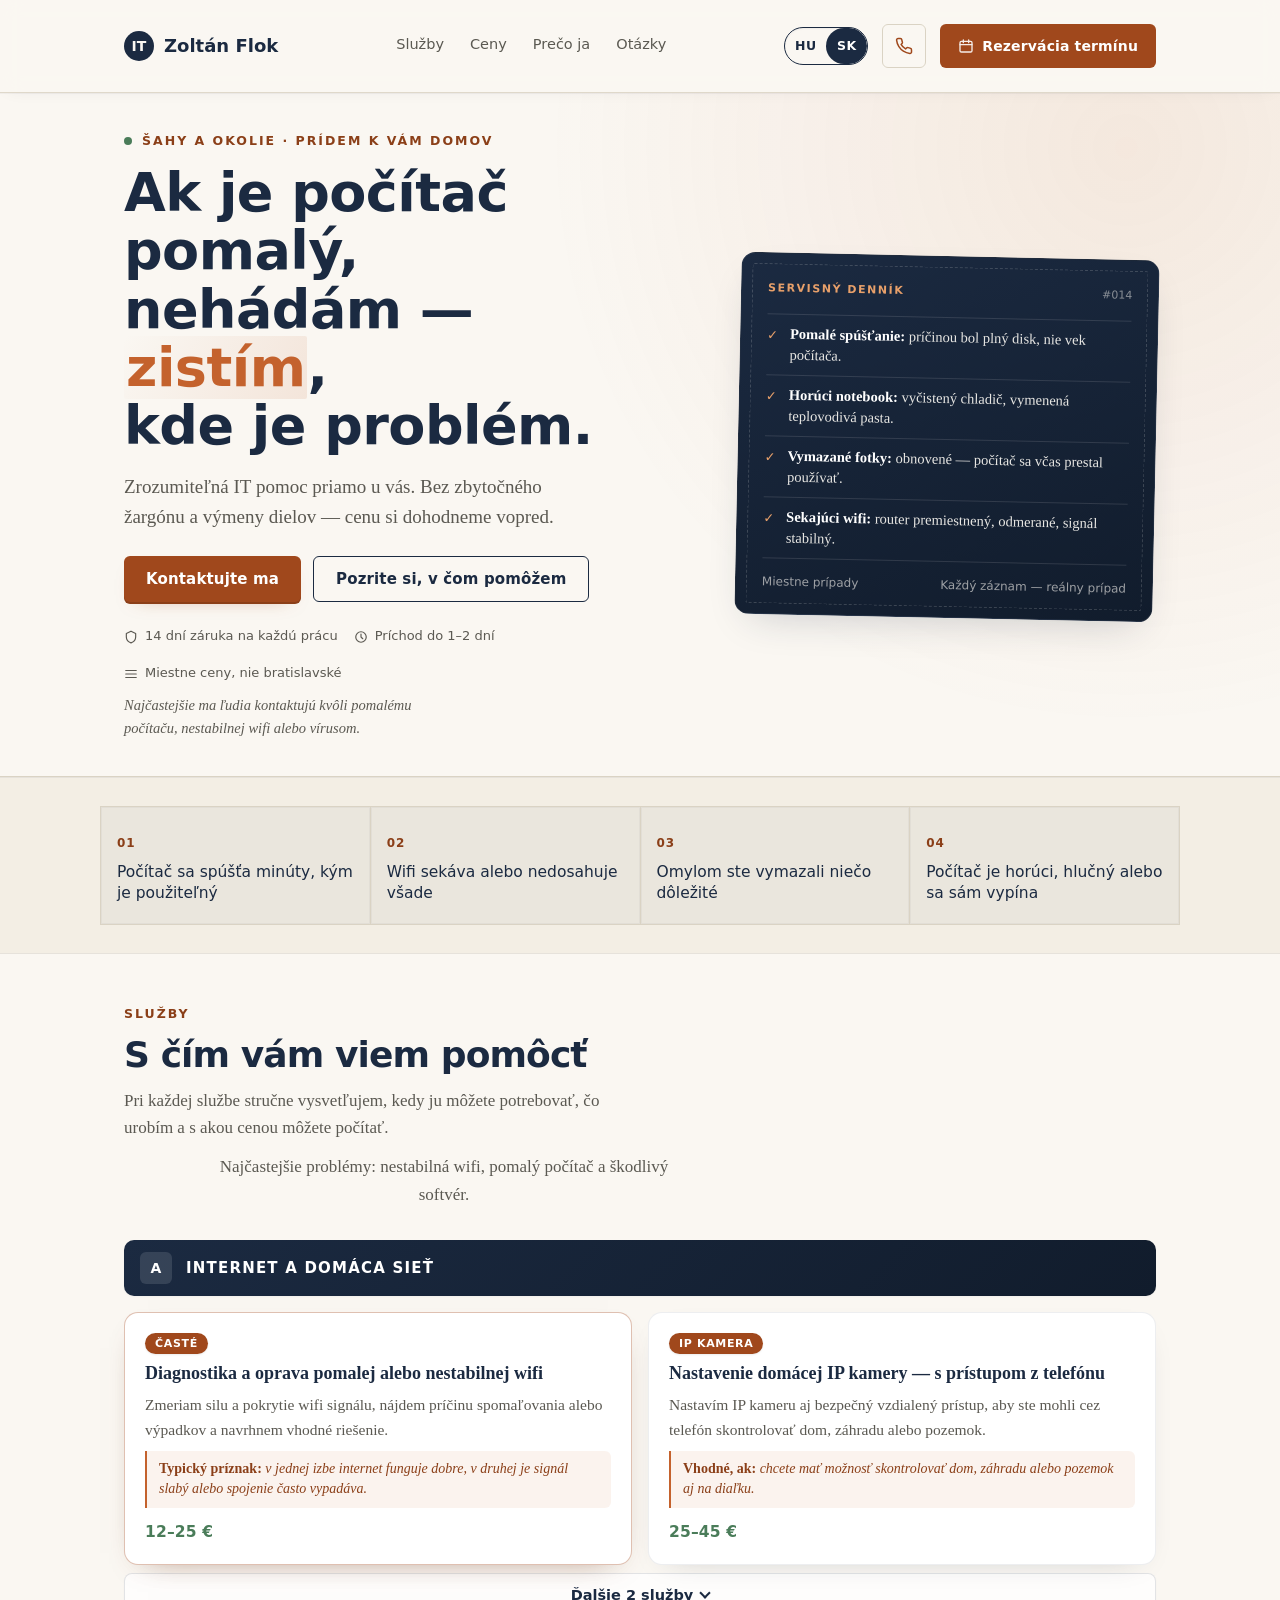
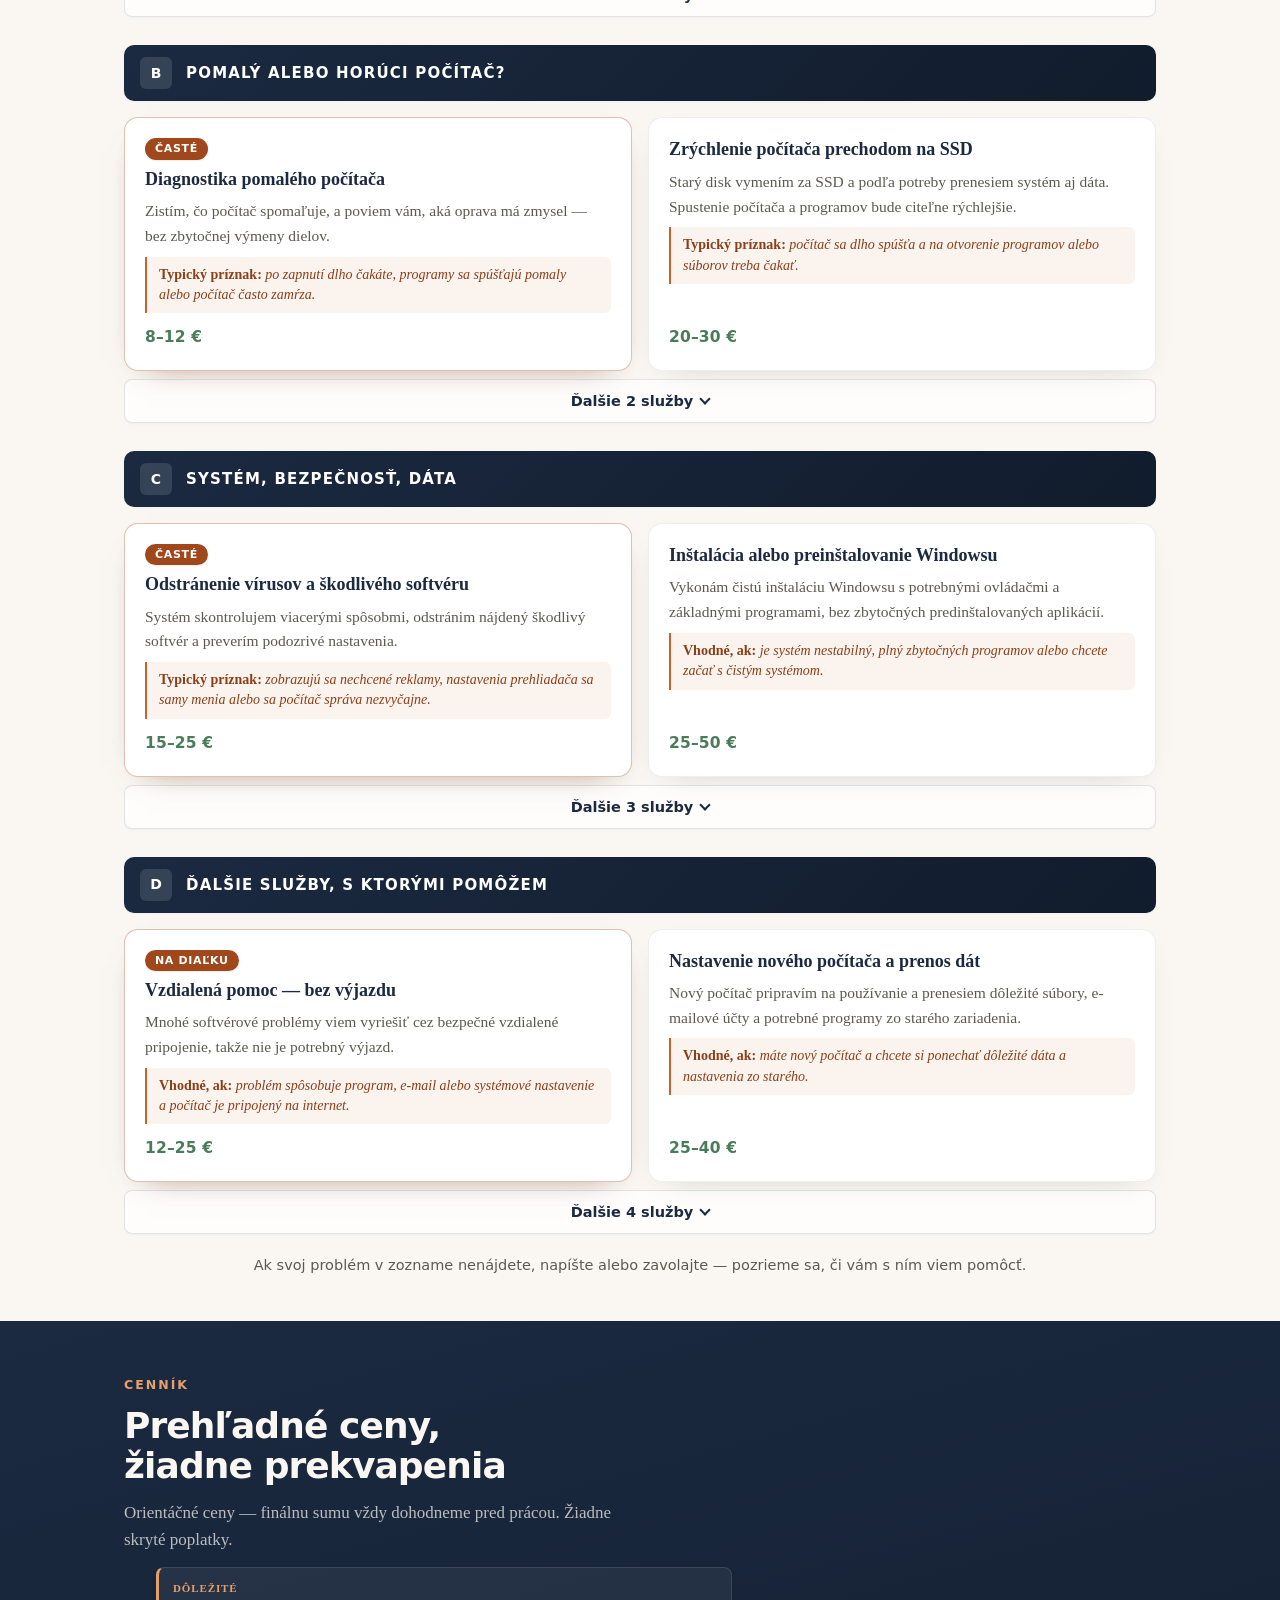
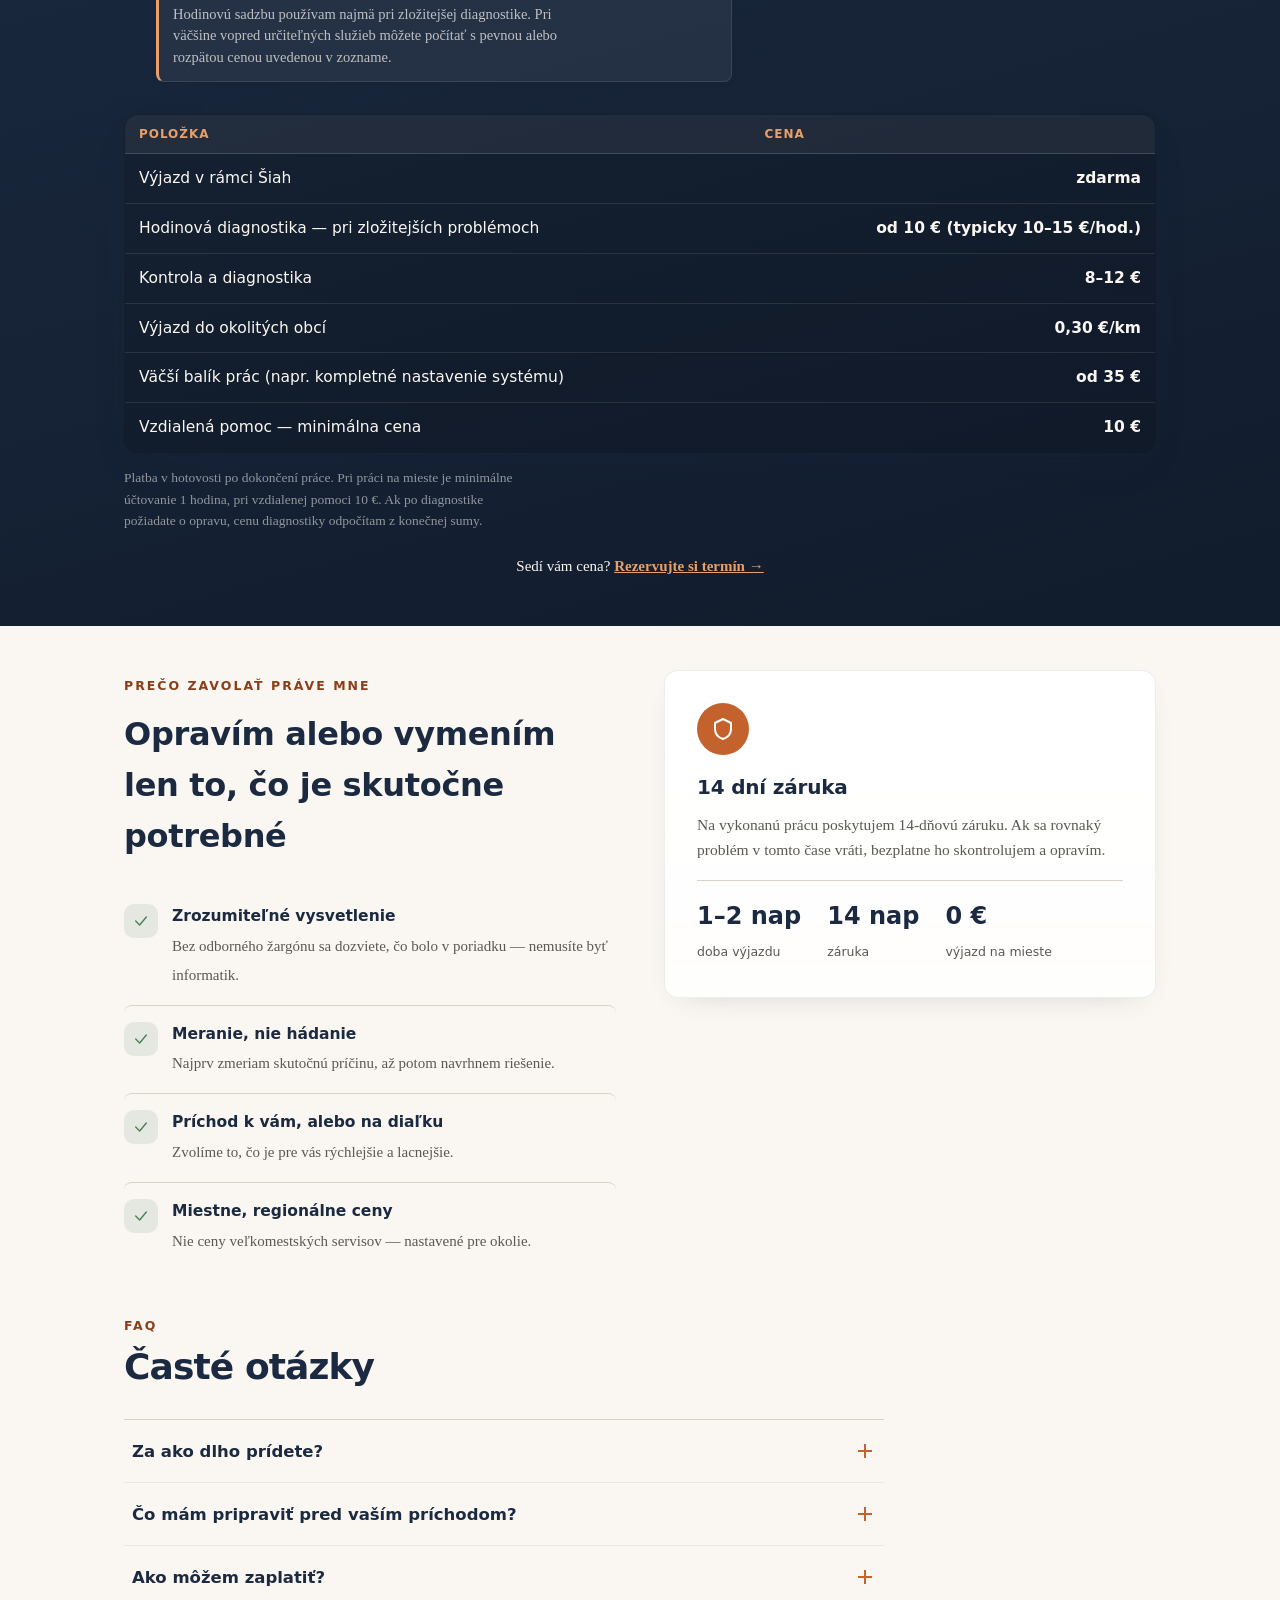
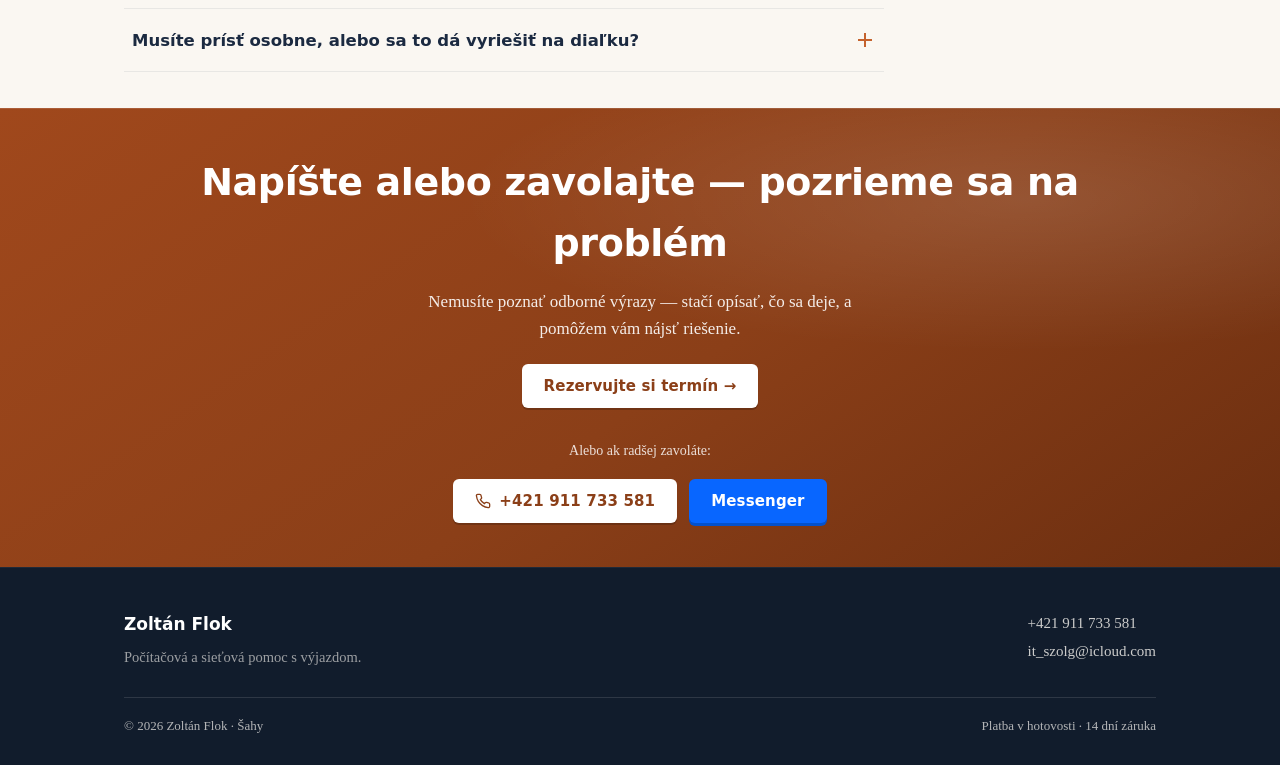
<file: sk/index.html>
<!DOCTYPE html>

<html lang="sk">
<head>
<meta charset="utf-8"/>
<meta content="width=device-width, initial-scale=1.0" name="viewport"/>
<meta content="default-src 'none'; base-uri 'none'; object-src 'none'; script-src 'self' 'sha256-zfA3Ojp85oRho2cYGC8L04DZXVm6ozvsNUzTiS76k1Q='; script-src-attr 'none'; style-src 'self'; style-src-attr 'none'; img-src 'self' data:; font-src 'none'; connect-src 'none'; media-src 'none'; frame-src 'none'; worker-src 'none'; manifest-src 'none'; form-action 'none'; upgrade-insecure-requests" http-equiv="Content-Security-Policy"/>
<title>Počítačová pomoc s výjazdom — Šahy a okolie</title>
<meta content="Rýchla, zrozumiteľná IT pomoc v Šahách a okolí. Pomalý počítač, wifi problémy, obnova dát, kamerový systém — prídem k vám." name="description"/>
<meta content="#1B2A41" name="theme-color"/>
<meta content="index, follow, max-image-preview:large" name="robots"/>
<meta content="Flok Zoltán" name="author"/>
<meta content="strict-origin-when-cross-origin" name="referrer"/>
<link href="https://flokzoltan.github.io/it-szolgaltatas/sk/" rel="canonical"/><link href="https://flokzoltan.github.io/it-szolgaltatas/" hreflang="hu" rel="alternate"/><link href="https://flokzoltan.github.io/it-szolgaltatas/sk/" hreflang="sk" rel="alternate"/><link href="https://flokzoltan.github.io/it-szolgaltatas/" hreflang="x-default" rel="alternate"/>
<link href="../favicon.svg" rel="icon" type="image/svg+xml"/>
<link href="../favicon.svg" rel="apple-touch-icon"/>
<meta content="website" property="og:type"/>
<meta content="sk_SK" property="og:locale"/>
<meta content="hu_HU" property="og:locale:alternate"/>
<meta content="Počítačová pomoc s výjazdom — Šahy a okolie" property="og:title"/>
<meta content="Rýchla, zrozumiteľná IT pomoc v Šahách a okolí. Pomalý počítač, wifi problémy, obnova dát, kamerový systém — prídem k vám." property="og:description"/>
<meta content="Flok Zoltán — IT segítség" property="og:site_name"/><meta content="https://flokzoltan.github.io/it-szolgaltatas/og-cover.png" property="og:image"/><meta content="1200" property="og:image:width"/><meta content="630" property="og:image:height"/><meta content="Zoltán Flok — IT pomoc s výjazdom v Šahách a okolí" property="og:image:alt"/><meta content="https://flokzoltan.github.io/it-szolgaltatas/og-cover.png" name="twitter:image"/><meta content="Zoltán Flok — IT pomoc s výjazdom" name="twitter:image:alt"/>
<meta content="https://flokzoltan.github.io/it-szolgaltatas/sk/" property="og:url"/>
<meta content="summary_large_image" name="twitter:card"/>
<meta content="Počítačová pomoc s výjazdom — Šahy a okolie" name="twitter:title"/>
<meta content="Rýchla, zrozumiteľná IT pomoc v Šahách a okolí. Pomalý počítač, wifi problémy, obnova dát, kamerový systém — prídem k vám." name="twitter:description"/>
<link href="../style.min.css" rel="stylesheet"/>
<script type="application/ld+json">
{
  "@context": "https://schema.org",
  "@graph": [
    {
      "@type": "WebSite",
      "@id": "https://flokzoltan.github.io/it-szolgaltatas/#website",
      "url": "https://flokzoltan.github.io/it-szolgaltatas/",
      "name": "Flok Zoltán — IT segítség",
      "inLanguage": [
        "hu",
        "sk"
      ]
    },
    {
      "@type": "WebPage",
      "@id": "https://flokzoltan.github.io/it-szolgaltatas/sk/#webpage",
      "url": "https://flokzoltan.github.io/it-szolgaltatas/sk/",
      "name": "Počítačová pomoc s výjazdom — Šahy a okolie",
      "description": "Rýchla, zrozumiteľná IT pomoc v Šahách a okolí. Pomalý počítač, wifi problémy, obnova dát, kamerový systém — prídem k vám.",
      "inLanguage": "sk",
      "isPartOf": {
        "@id": "https://flokzoltan.github.io/it-szolgaltatas/#website"
      },
      "about": {
        "@id": "https://flokzoltan.github.io/it-szolgaltatas/#business"
      }
    },
    {
      "@type": "LocalBusiness",
      "@id": "https://flokzoltan.github.io/it-szolgaltatas/#business",
      "name": "Flok Zoltán — IT segítség házhoz",
      "description": "Počítačová, sieťová a domáca IT pomoc v Šahách a okolí.",
      "url": "https://flokzoltan.github.io/it-szolgaltatas/",
      "telephone": "+421911733581",
      "email": "it_szolg@icloud.com",
      "address": {
        "@type": "PostalAddress",
        "addressLocality": "Šahy",
        "addressCountry": "SK"
      },
      "areaServed": {
        "@type": "AdministrativeArea",
        "name": "Šahy a okolie"
      },
      "priceRange": "€",
      "currenciesAccepted": "EUR",
      "paymentAccepted": "Cash"
    }
  ]
}
</script>
</head>
<body>
<a class="skip-link" href="#foglalas">Prejsť na kontakt</a>
<header>
<div class="nav">
<a class="brand" href="#top">
<span class="brand-mark">IT</span>
<span>Zoltán Flok</span>
</a>
<nav aria-label="Hlavná navigácia" class="nav-links">
<a href="#szolgaltatasok">Služby</a>
<a href="#arak">Ceny</a>
<a href="#miert-en">Prečo ja</a>
<a href="#gyik">Otázky</a>
</nav>
<div class="nav-actions">
<div aria-label="Nyelv / Jazyk" class="lang-switch" role="group"><a class="lang-btn" href="../" hreflang="hu" lang="hu">HU</a><a aria-current="page" class="lang-btn" href="./" hreflang="sk" lang="sk">SK</a></div>
<a aria-label="Kontakt — zavolať" class="nav-phone" href="tel:+421911733581">
<svg aria-hidden="true" fill="none" focusable="false" height="18" viewbox="0 0 24 24" width="18"><path d="M22 16.92v3a2 2 0 01-2.18 2 19.79 19.79 0 01-8.63-3.07 19.5 19.5 0 01-6-6 19.79 19.79 0 01-3.07-8.67A2 2 0 014.11 2h3a2 2 0 012 1.72c.127.96.361 1.903.7 2.81a2 2 0 01-.45 2.11L8.09 9.91a16 16 0 006 6l1.27-1.27a2 2 0 012.11-.45c.907.339 1.85.573 2.81.7A2 2 0 0122 16.92z" stroke="currentColor" stroke-width="2"></path></svg>
</a>
<a class="nav-cta" href="https://foglalas.itszolg.cc/foglalas?lang=sk" rel="noopener"><svg aria-hidden="true" fill="none" focusable="false" height="16" viewbox="0 0 24 24" width="16"><rect x="3" y="5" width="18" height="16" rx="2" stroke="currentColor" stroke-width="2"/><path d="M3 10h18M8 3v4M16 3v4" stroke="currentColor" stroke-width="2" stroke-linecap="round"/></svg><span class="cta-long">Rezervácia termínu</span><span class="cta-short">Termín</span></a>
</div>
</div>
</header>
<main id="top">
<!-- HERO -->
<section class="hero">
<div class="wrap hero-grid">
<div>
<div class="hero-kicker">
<span aria-hidden="true" class="dot"></span>
<span class="eyebrow">Šahy a okolie · Prídem k vám domov</span>
</div>
<h1>Ak je počítač pomalý,<br/>nehádám — <em>zistím</em>,<br/>kde je problém.</h1>
<p class="hero-sub">Zrozumiteľná IT pomoc priamo u vás. Bez zbytočného žargónu a výmeny dielov — cenu si dohodneme vopred.</p>
<div class="hero-ctas">
<a class="btn btn-primary" href="#foglalas">Kontaktujte ma</a>
<a class="btn btn-ghost" href="#szolgaltatasok">Pozrite si, v čom pomôžem</a>
</div>
<div class="hero-trust">
<span><svg aria-hidden="true" fill="none" focusable="false" height="14" viewbox="0 0 24 24" width="14"><path d="M12 2L4 6v6c0 5 3.5 8.5 8 10 4.5-1.5 8-5 8-10V6l-8-4z" stroke="currentColor" stroke-width="2"></path></svg> <span>14 dní záruka na každú prácu</span></span>
<span><svg aria-hidden="true" fill="none" focusable="false" height="14" viewbox="0 0 24 24" width="14"><circle cx="12" cy="12" r="9" stroke="currentColor" stroke-width="2"></circle><path d="M12 7v5l3 3" stroke="currentColor" stroke-width="2"></path></svg> <span>Príchod do 1–2 dní</span></span>
<span><svg aria-hidden="true" fill="none" focusable="false" height="14" viewbox="0 0 24 24" width="14"><path d="M3 12h18M3 6h18M3 18h18" stroke="currentColor" stroke-width="2"></path></svg> <span>Miestne ceny, nie bratislavské</span></span>
</div>
<p class="hero-common">Najčastejšie ma ľudia kontaktujú kvôli pomalému počítaču, nestabilnej wifi alebo vírusom.</p>
</div>
<div class="logcard">
<div class="logcard-head">
<span class="tag">Servisný denník</span>
<span class="id">#014</span>
</div>
<div class="logrow">
<span class="sym">✓</span>
<span class="txt"><b>Pomalé spúšťanie:</b> príčinou bol plný disk, nie vek počítača.</span>
</div>
<div class="logrow">
<span class="sym">✓</span>
<span class="txt"><b>Horúci notebook:</b> vyčistený chladič, vymenená teplovodivá pasta.</span>
</div>
<div class="logrow">
<span class="sym">✓</span>
<span class="txt"><b>Vymazané fotky:</b> obnovené — počítač sa včas prestal používať.</span>
</div>
<div class="logrow">
<span class="sym">✓</span>
<span class="txt"><b>Sekajúci wifi:</b> router premiestnený, odmerané, signál stabilný.</span>
</div>
<div class="logcard-foot">
<span>Miestne prípady</span>
<span>Každý záznam — reálny prípad</span>
</div>
</div>
</div>
</section>
<!-- PROBLEM STRIP -->
<section class="problems">
<div class="wrap p-0">
<div class="problem-grid">
<div class="problem"><span class="num">01</span><p>Počítač sa spúšťa minúty, kým je použiteľný</p></div>
<div class="problem"><span class="num">02</span><p>Wifi sekáva alebo nedosahuje všade</p></div>
<div class="problem"><span class="num">03</span><p>Omylom ste vymazali niečo dôležité</p></div>
<div class="problem"><span class="num">04</span><p>Počítač je horúci, hlučný alebo sa sám vypína</p></div>
</div>
</div>
</section>
<!-- SERVICES -->
<section id="szolgaltatasok">
<div class="wrap">
<div class="section-head">
<span class="eyebrow">Služby</span>
<h2>S čím vám viem pomôcť</h2>
<p>Pri každej službe stručne vysvetľujem, kedy ju môžete potrebovať, čo urobím a s akou cenou môžete počítať.</p>
<p class="svc-hint">Najčastejšie problémy: nestabilná wifi, pomalý počítač a škodlivý softvér.</p>
</div>
<!-- Cat A -->
<div class="cat">
<div class="cat-head"><span class="letter">A</span><h3>Internet a domáca sieť</h3></div>
<div class="svc-grid">
<div class="svc featured">
<span class="svc-badge">Časté</span>
<h4>Diagnostika a oprava pomalej alebo nestabilnej wifi</h4>
<p class="desc">Zmeriam silu a pokrytie wifi signálu, nájdem príčinu spomaľovania alebo výpadkov a navrhnem vhodné riešenie.</p>
<p class="symptom"><b>Typický príznak:</b> v jednej izbe internet funguje dobre, v druhej je signál slabý alebo spojenie často vypadáva.</p>
<div class="svc-price">12–25 €</div>
</div>
<div class="svc">
<span class="svc-badge">IP kamera</span>
<h4>Nastavenie domácej IP kamery — s prístupom z telefónu</h4>
<p class="desc">Nastavím IP kameru aj bezpečný vzdialený prístup, aby ste mohli cez telefón skontrolovať dom, záhradu alebo pozemok.</p>
<p class="symptom"><b>Vhodné, ak:</b> chcete mať možnosť skontrolovať dom, záhradu alebo pozemok aj na diaľku.</p>
<div class="svc-price">25–45 €</div>
</div>
<div aria-hidden="true" class="svc-extra-wrap" hidden="" id="svc-extra-1">
<div class="svc svc-extra">
<h4>Vlastná domáca videotéka</h4>
<p class="desc">Vaše filmy a videá na jednom mieste, jednoducho dostupné z TV, telefónu alebo počítača — bez ďalšieho predplatného streamovacej služby.</p>
<p class="symptom"><b>Vhodné, ak:</b> máte filmy a videá roztrúsené na viacerých zariadeniach a chcete ich mať dostupné z jedného miesta.</p>
<div class="svc-price">25–45 €</div>
</div>
<div class="svc svc-extra">
<h4>Spoločné rodinné úložisko — bez mesačného poplatku</h4>
<p class="desc">Nastavím spoločné domáce úložisko pre fotografie a dokumenty, ku ktorému sa rodina dostane z viacerých zariadení — bez ďalšieho cloudového predplatného.</p>
<p class="symptom"><b>Vhodné, ak:</b> máte rodinné fotografie a dokumenty roztrúsené v telefónoch, počítačoch alebo na USB kľúčoch.</p>
<div class="svc-price">15–35 €</div>
</div>
</div>
</div>
<button aria-controls="svc-extra-1" aria-expanded="false" class="svc-toggle" type="button"><span class="svc-toggle-label-more"><span>Ďalšie</span> 2 <span>služby</span></span><span class="svc-toggle-label-less" hidden="">Zobraziť menej</span><span aria-hidden="true" class="svc-toggle-ico"></span></button>
</div>
<!-- Cat B -->
<div class="cat">
<div class="cat-head"><span class="letter">B</span><h3>Pomalý alebo horúci počítač?</h3></div>
<div class="svc-grid">
<div class="svc featured">
<span class="svc-badge">Časté</span>
<h4>Diagnostika pomalého počítača</h4>
<p class="desc">Zistím, čo počítač spomaľuje, a poviem vám, aká oprava má zmysel — bez zbytočnej výmeny dielov.</p>
<p class="symptom"><b>Typický príznak:</b> po zapnutí dlho čakáte, programy sa spúšťajú pomaly alebo počítač často zamŕza.</p>
<div class="svc-price">8–12 €</div>
</div>
<div class="svc">
<h4>Zrýchlenie počítača prechodom na SSD</h4>
<p class="desc">Starý disk vymením za SSD a podľa potreby prenesiem systém aj dáta. Spustenie počítača a programov bude citeľne rýchlejšie.</p>
<p class="symptom"><b>Typický príznak:</b> počítač sa dlho spúšťa a na otvorenie programov alebo súborov treba čakať.</p>
<div class="svc-price">20–30 €</div>
</div>
<div aria-hidden="true" class="svc-extra-wrap" hidden="" id="svc-extra-2">
<div class="svc svc-extra">
<h4>Vnútorné čistenie a údržba chladenia</h4>
<p class="desc">Vyčistím ventilátory a chladiaci systém, podľa potreby vymením teplovodivú pastu. Výsledkom môže byť nižšia teplota a tichší chod.</p>
<p class="symptom"><b>Typický príznak:</b> počítač je hlučný aj pri bežnom používaní, silno sa prehrieva alebo sa nečakane vypína.</p>
<div class="svc-price">15–25 €</div>
</div>
<div class="svc svc-extra">
<h4>Čistenie klávesnice a displeja</h4>
<p class="desc">Šetrné vonkajšie čistenie pre pohodlnejšie a hygienickejšie každodenné používanie.</p>
<p class="symptom"><b>Vhodné, ak:</b> je klávesnica znečistená alebo lepí a displej je plný šmúh či odtlačkov.</p>
<div class="svc-price">8–12 €</div>
</div>
</div>
</div>
<button aria-controls="svc-extra-2" aria-expanded="false" class="svc-toggle" type="button"><span class="svc-toggle-label-more"><span>Ďalšie</span> 2 <span>služby</span></span><span class="svc-toggle-label-less" hidden="">Zobraziť menej</span><span aria-hidden="true" class="svc-toggle-ico"></span></button>
</div>
<!-- Cat C -->
<div class="cat">
<div class="cat-head"><span class="letter">C</span><h3>Systém, bezpečnosť, dáta</h3></div>
<div class="svc-grid">
<div class="svc featured">
<span class="svc-badge">Časté</span>
<h4>Odstránenie vírusov a škodlivého softvéru</h4>
<p class="desc">Systém skontrolujem viacerými spôsobmi, odstránim nájdený škodlivý softvér a preverím podozrivé nastavenia.</p>
<p class="symptom"><b>Typický príznak:</b> zobrazujú sa nechcené reklamy, nastavenia prehliadača sa samy menia alebo sa počítač správa nezvyčajne.</p>
<div class="svc-price">15–25 €</div>
</div>
<div class="svc">
<h4>Inštalácia alebo preinštalovanie Windowsu</h4>
<p class="desc">Vykonám čistú inštaláciu Windowsu s potrebnými ovládačmi a základnými programami, bez zbytočných predinštalovaných aplikácií.</p>
<p class="symptom"><b>Vhodné, ak:</b> je systém nestabilný, plný zbytočných programov alebo chcete začať s čistým systémom.</p>
<div class="svc-price">25–50 €</div>
</div>
<div aria-hidden="true" class="svc-extra-wrap" hidden="" id="svc-extra-3">
<div class="svc svc-extra">
<h4>Heslá a zabezpečenie účtov</h4>
<p class="desc">Pomôžem nastaviť bezpečnejšie heslá, správcu hesiel a tam, kde je to možné, aj dvojfaktorové overenie pre dôležité účty.</p>
<p class="symptom"><b>Vhodné, ak:</b> používate rovnaké heslo na viacerých miestach alebo sa vám ťažko orientuje v prihlasovacích údajoch.</p>
<div class="svc-price">10–15 €</div>
</div>
<div class="svc svc-extra">
<h4>Obnova vymazaných súborov</h4>
<p class="desc">Čím skôr prestanete zariadenie používať a požiadate o pomoc, tým väčšia je šanca na úspešnú obnovu vymazaných súborov.</p>
<p class="symptom"><b>Typický prípad:</b> omylom ste vymazali súbory alebo priečinok, prípadne ste pred zálohovaním naformátovali úložisko.</p>
<div class="svc-price">15–35 €</div>
</div>
<div class="svc svc-extra">
<h4>Nastavenie automatického zálohovania</h4>
<p class="desc">Nastavím automatické zálohovanie a skúšobnou obnovou overím, že záloha bude v prípade potreby skutočne použiteľná.</p>
<p class="symptom"><b>Vhodné, ak:</b> nechcete pri poruche alebo náhodnom vymazaní prísť o dôležité súbory.</p>
<div class="svc-price">12–25 €</div>
</div>
</div>
</div>
<button aria-controls="svc-extra-3" aria-expanded="false" class="svc-toggle" type="button"><span class="svc-toggle-label-more"><span>Ďalšie</span> 3 <span>služby</span></span><span class="svc-toggle-label-less" hidden="">Zobraziť menej</span><span aria-hidden="true" class="svc-toggle-ico"></span></button>
</div>
<!-- Cat D -->
<div class="cat">
<div class="cat-head"><span class="letter">D</span><h3>Ďalšie služby, s ktorými pomôžem</h3></div>
<div class="svc-grid">
<div class="svc featured">
<span class="svc-badge">Na diaľku</span>
<h4>Vzdialená pomoc — bez výjazdu</h4>
<p class="desc">Mnohé softvérové problémy viem vyriešiť cez bezpečné vzdialené pripojenie, takže nie je potrebný výjazd.</p>
<p class="symptom"><b>Vhodné, ak:</b> problém spôsobuje program, e-mail alebo systémové nastavenie a počítač je pripojený na internet.</p>
<div class="svc-price">12–25 €</div>
</div>
<div class="svc">
<h4>Nastavenie nového počítača a prenos dát</h4>
<p class="desc">Nový počítač pripravím na používanie a prenesiem dôležité súbory, e-mailové účty a potrebné programy zo starého zariadenia.</p>
<p class="symptom"><b>Vhodné, ak:</b> máte nový počítač a chcete si ponechať dôležité dáta a nastavenia zo starého.</p>
<div class="svc-price">25–40 €</div>
</div>
<div aria-hidden="true" class="svc-extra-wrap" hidden="" id="svc-extra-4">
<div class="svc svc-extra">
<h4>Inštalácia a nastavenie tlačiarne</h4>
<p class="desc">Nainštalujem a nastavím tlačiareň, skontrolujem pripojenie, ovládače aj nastavenia tlače.</p>
<p class="symptom"><b>Typický príznak:</b> tlačiareň sa nepripojí, zobrazuje stav offline alebo z počítača nemožno tlačiť.</p>
<div class="svc-price">8–15 €</div>
</div>
<div class="svc svc-extra">
<h4>Nastavenie a usporiadanie e-mailu</h4>
<p class="desc">Nastavím e-mailový účet, pomôžem s presunom starých správ a nastavím filtrovanie nevyžiadanej pošty.</p>
<p class="symptom"><b>Vhodné, ak:</b> chcete e-mail používať na novom zariadení, meníte účet alebo sa v doručenej pošte ťažko orientujete.</p>
<div class="svc-price">10–20 €</div>
</div>
<div class="svc svc-extra">
<h4>Digitalizácia starých fotografií</h4>
<p class="desc">Digitalizácia papierových fotografií a uloženie obsahu CD či pamäťových kariet, aby zostali spomienky bezpečne zachované.</p>
<p class="symptom"><b>Vhodné, ak:</b> chcete staré fotografie alebo nosiče uchovať v digitálnej podobe a mať ich dostupné aj v počítači.</p>
<div class="svc-price">20–40 €</div>
</div>
<div class="svc svc-extra">
<h4>Pravidelná údržba počítača</h4>
<p class="desc">Pravidelne skontrolujem aktualizácie, voľné miesto a základný stav systému, aby sa problémy odhalili skôr, než počítač prestane fungovať.</p>
<p class="symptom"><b>Vhodné, ak:</b> chcete problémom predchádzať a mať počítač pravidelne skontrolovaný.</p>
<div class="svc-price">10–15 €/mes.</div>
</div>
</div>
</div>
<button aria-controls="svc-extra-4" aria-expanded="false" class="svc-toggle" type="button"><span class="svc-toggle-label-more"><span>Ďalšie</span> 4 <span>služby</span></span><span class="svc-toggle-label-less" hidden="">Zobraziť menej</span><span aria-hidden="true" class="svc-toggle-ico"></span></button>
</div>
<p class="more-note">Ak svoj problém v zozname nenájdete, napíšte alebo zavolajte — pozrieme sa, či vám s ním viem pomôcť.</p>
</div>
</section>
<!-- PRICING -->
<section class="pricing" id="arak">
<div class="wrap">
<div class="section-head">
<span class="eyebrow">Cenník</span>
<h2>Prehľadné ceny, žiadne prekvapenia</h2>
<p>Orientáčné ceny — finálnu sumu vždy dohodneme pred prácou. Žiadne skryté poplatky.</p>
<aside class="price-why" role="note">
<span class="price-why-label">Dôležité</span>
<p>Hodinovú sadzbu používam najmä pri zložitejšej diagnostike. Pri väčšine vopred určiteľných služieb môžete počítať s pevnou alebo rozpätou cenou uvedenou v zozname.</p>
</aside>
</div>
<table class="price-table">
<thead>
<tr><th>Položka</th><th>Cena</th></tr>
</thead>
<tbody>
<tr><td>Výjazd v rámci Šiah</td><td>zdarma</td></tr>
<tr><td>Hodinová diagnostika — pri zložitejších problémoch</td><td>od 10 € (typicky 10–15 €/hod.)</td></tr>
<tr><td>Kontrola a diagnostika</td><td>8–12 €</td></tr>
<tr><td>Výjazd do okolitých obcí</td><td>0,30 €/km</td></tr>
<tr><td>Väčší balík prác (napr. kompletné nastavenie systému)</td><td>od 35 €</td></tr>
<tr><td>Vzdialená pomoc — minimálna cena</td><td>10 €</td></tr>
</tbody>
</table>
<p class="price-note">Platba v hotovosti po dokončení práce. Pri práci na mieste je minimálne účtovanie 1 hodina, pri vzdialenej pomoci 10 €. Ak po diagnostike požiadate o opravu, cenu diagnostiky odpočítam z konečnej sumy.</p>
</div>
<p class="price-book">Sedí vám cena? <a href="#foglalas">Rezervujte si termín →</a></p>
</section>
<!-- WHY + GUARANTEE -->
<section id="miert-en">
<div class="wrap why-grid">
<div>
<span class="eyebrow">Prečo zavolať práve mne</span>
<h2 class="why-title">Opravím alebo vymením len to, čo je skutočne potrebné</h2>
<ul class="why-list">
<li>
<span class="ico"><svg aria-hidden="true" fill="none" focusable="false" height="16" viewbox="0 0 24 24" width="16"><path d="M4 12l6 6L20 6" stroke="currentColor" stroke-linecap="round" stroke-width="2"></path></svg></span>
<span class="txt"><b>Zrozumiteľné vysvetlenie</b><span>Bez odborného žargónu sa dozviete, čo bolo v poriadku — nemusíte byť informatik.</span></span>
</li>
<li>
<span class="ico"><svg aria-hidden="true" fill="none" focusable="false" height="16" viewbox="0 0 24 24" width="16"><path d="M4 12l6 6L20 6" stroke="currentColor" stroke-linecap="round" stroke-width="2"></path></svg></span>
<span class="txt"><b>Meranie, nie hádanie</b><span>Najprv zmeriam skutočnú príčinu, až potom navrhnem riešenie.</span></span>
</li>
<li>
<span class="ico"><svg aria-hidden="true" fill="none" focusable="false" height="16" viewbox="0 0 24 24" width="16"><path d="M4 12l6 6L20 6" stroke="currentColor" stroke-linecap="round" stroke-width="2"></path></svg></span>
<span class="txt"><b>Príchod k vám, alebo na diaľku</b><span>Zvolíme to, čo je pre vás rýchlejšie a lacnejšie.</span></span>
</li>
<li>
<span class="ico"><svg aria-hidden="true" fill="none" focusable="false" height="16" viewbox="0 0 24 24" width="16"><path d="M4 12l6 6L20 6" stroke="currentColor" stroke-linecap="round" stroke-width="2"></path></svg></span>
<span class="txt"><b>Miestne, regionálne ceny</b><span>Nie ceny veľkomestských servisov — nastavené pre okolie.</span></span>
</li>
</ul>
</div>
<div class="guarantee-card">
<div class="badge">
<svg aria-hidden="true" fill="none" focusable="false" height="24" viewbox="0 0 24 24" width="24"><path d="M12 2L4 6v6c0 5 3.5 8.5 8 10 4.5-1.5 8-5 8-10V6l-8-4z" stroke="#fff" stroke-width="2"></path></svg>
</div>
<h3>14 dní záruka</h3>
<p>Na vykonanú prácu poskytujem 14-dňovú záruku. Ak sa rovnaký problém v tomto čase vráti, bezplatne ho skontrolujem a opravím.</p>
<div class="guarantee-stats">
<div><b>1–2 nap</b><span>doba výjazdu</span></div>
<div><b>14 nap</b><span>záruka</span></div>
<div><b>0 €</b><span>výjazd na mieste</span></div>
</div>
</div>
</div>
</section>
<!-- FAQ -->
<section id="gyik">
<div class="wrap">
<div class="section-head">
<span class="eyebrow">FAQ</span>
<h2>Časté otázky</h2>
</div>
<div class="faq">
<div class="faq-item">
<button aria-controls="faq-a1" aria-expanded="false" class="faq-q" id="faq-q1" type="button">
<span>Za ako dlho prídete?</span>
<span aria-hidden="true" class="plus"></span>
</button>
<div aria-hidden="true" aria-labelledby="faq-q1" class="faq-a" id="faq-a1" role="region"><div class="faq-a-inner"><p>V okolí zvyčajne do 1–2 dní, v naliehavom prípade aj v ten istý deň.</p></div></div>
</div>
<div class="faq-item">
<button aria-controls="faq-a2" aria-expanded="false" class="faq-q" id="faq-q2" type="button">
<span>Čo mám pripraviť pred vaším príchodom?</span>
<span aria-hidden="true" class="plus"></span>
</button>
<div aria-hidden="true" aria-labelledby="faq-q2" class="faq-a" id="faq-a2" role="region"><div class="faq-a-inner"><p>Stačí, aby bol počítač zapnuteľný a dostupný. Heslo si vypýtam len ak je to pre danú prácu nevyhnutné.</p></div></div>
</div>
<div class="faq-item">
<button aria-controls="faq-a3" aria-expanded="false" class="faq-q" id="faq-q3" type="button">
<span>Ako môžem zaplatiť?</span>
<span aria-hidden="true" class="plus"></span>
</button>
<div aria-hidden="true" aria-labelledby="faq-q3" class="faq-a" id="faq-a3" role="region"><div class="faq-a-inner"><p>V hotovosti, po dokončení práce, na mieste.</p></div></div>
</div>
<div class="faq-item">
<button aria-controls="faq-a4" aria-expanded="false" class="faq-q" id="faq-q4" type="button">
<span>Musíte prísť osobne, alebo sa to dá vyriešiť na diaľku?</span>
<span aria-hidden="true" class="plus"></span>
</button>
<div aria-hidden="true" aria-labelledby="faq-q4" class="faq-a" id="faq-a4" role="region"><div class="faq-a-inner"><p>Veľa softvérových problémov sa dá vyriešiť na diaľku, bez výjazdu — je to pre vás aj lacnejšie.</p></div></div>
</div>
</div>
</div>
</section>
<!-- CTA BAND -->
<section class="cta-band" id="foglalas">
<div class="wrap">
<h2>Napíšte alebo zavolajte — pozrieme sa na problém</h2>
<p>Nemusíte poznať odborné výrazy — stačí opísať, čo sa deje, a pomôžem vám nájsť riešenie.</p>
<div class="cta-actions">
<a class="btn btn-primary" href="https://foglalas.itszolg.cc/foglalas?lang=sk" rel="noopener">Rezervujte si termín → </a>
<p class="cta-or">Alebo ak radšej zavoláte:</p>

<a class="btn btn-primary" href="tel:+421911733581">
<svg aria-hidden="true" fill="none" focusable="false" height="16" viewbox="0 0 24 24" width="16"><path d="M22 16.92v3a2 2 0 01-2.18 2 19.79 19.79 0 01-8.63-3.07 19.5 19.5 0 01-6-6 19.79 19.79 0 01-3.07-8.67A2 2 0 014.11 2h3a2 2 0 012 1.72c.127.96.361 1.903.7 2.81a2 2 0 01-.45 2.11L8.09 9.91a16 16 0 006 6l1.27-1.27a2 2 0 012.11-.45c.907.339 1.85.573 2.81.7A2 2 0 0122 16.92z" stroke="currentColor" stroke-width="2"></path></svg>
<span>+421 911 733 581</span>
</a>
<a class="btn btn-ms" href="https://m.me/zoltanflok" rel="noopener noreferrer" target="_blank">Messenger</a>
</div>
</div>
</section>
</main>
<footer>
<div class="wrap">
<div class="foot-grid">
<div>
<div class="foot-brand">Zoltán Flok</div>
<div class="foot-desc">Počítačová a sieťová pomoc s výjazdom.</div>
</div>
<div class="foot-contact">
<a href="tel:+421911733581"><span>+421 911 733 581</span></a>
<a href="mailto:it_szolg@icloud.com"><span>it_szolg@icloud.com</span></a>
</div>
</div>
<div class="foot-bottom">
<span><span>© 2026</span> <span>Zoltán Flok</span> · <span>Šahy</span></span>
<span>Platba v hotovosti · 14 dní záruka</span>
</div>
</div>
</footer>
<!-- Scripts: Model -> Controller -->
<div aria-label="Rýchly kontakt" class="mobile-contact" role="navigation">
<a class="mc-call" href="tel:+421911733581">Volanie</a>
<a class="mc-msg" href="https://m.me/zoltanflok" rel="noopener noreferrer" target="_blank">Messenger</a>
</div>
<script defer="" src="../app.min.js"></script>
</body>
</html>
</file>
<file: style.min.css>
:root{--navy:#1B2A41;--navy-deep:#111c2c;--rust:#C4622D;--rust-dark:#8B3F18;--rust-btn:#A0481C;--rust-on-dark:#E8A06A;--cream:#FAF7F2;--paper:#F3EEE4;--ink:#2A2A28;--ink-soft:#5b5952;--green:#4A7C59;--line:#DAD3C4;--line-soft:rgba(27,42,65,0.08);--surface:#FFFFFF;--surface-soft:rgba(255,255,255,0.72);--accent-soft:rgba(196,98,45,0.08);--success-soft:rgba(74,124,89,0.12);--font-body:Georgia,Cambria,"Times New Roman",Times,serif;--font-ui:system-ui,-apple-system,BlinkMacSystemFont,"Segoe UI",Roboto,Helvetica,Arial,sans-serif;--space-1:4px;--space-2:8px;--space-3:12px;--space-4:16px;--space-5:20px;--space-6:24px;--space-7:32px;--space-8:40px;--space-9:48px;--space-10:64px;--content-width:1080px;--page-padding:24px;--page-padding-mobile:16px;--section-space:44px;--section-space-mobile:36px;--radius-xs:3px;--radius-sm:6px;--radius:8px;--radius-md:10px;--radius-lg:14px;--radius-pill:999px;--shadow-sm:0 1px 2px rgba(27,42,65,0.04);--shadow-md:0 8px 24px -12px rgba(27,42,65,0.14);--shadow-lg:0 16px 40px -16px rgba(27,42,65,0.22);--shadow-card:0 10px 30px -20px rgba(27,42,65,0.28);--shadow-card-hover:0 18px 40px -22px rgba(27,42,65,0.34);--transition-fast:150ms ease;--transition-base:200ms ease;--mobile-contact-height:56px;}*,*::before,*::after{box-sizing:border-box;margin:0;padding:0;}html{scroll-behavior:smooth;scroll-padding-top:88px;-webkit-text-size-adjust:100%;text-size-adjust:100%;}body{min-height:100vh;min-height:100dvh;}section[id]{scroll-margin-top:88px;}body{background:var(--cream);color:var(--ink);font-family:var(--font-body);font-size:18px;line-height:1.6;-webkit-font-smoothing:antialiased;}h1,h2,h3{font-family:var(--font-ui);color:var(--navy);letter-spacing:-0.01em;}h1,h2,h3,nav,button,.btn{font-family:var(--font-ui);}.nav-cta,.btn,.tag,.eyebrow,th{font-family:var(--font-ui);line-height:1.2;}.btn,.nav-cta{min-height:44px;display:inline-flex;align-items:center;justify-content:center;box-sizing:border-box;}a{color:inherit;}img{max-width:100%;display:block;}.wrap{width:100%;max-width:var(--content-width);margin-inline:auto;padding-inline:var(--page-padding);}.eyebrow{display:inline-block;font-family:var(--font-ui);font-size:12.5px;letter-spacing:0.16em;text-transform:uppercase;color:var(--rust-dark);font-weight:600;}.skip-link{position:absolute;left:-999px;top:0;background:var(--navy);color:#fff;padding:10px 16px;z-index:200;}.skip-link:focus{left:12px;top:12px;}header{position:sticky;top:0;z-index:100;background:rgba(250,247,242,0.88);-webkit-backdrop-filter:blur(10px) saturate(1.2);backdrop-filter:blur(10px) saturate(1.2);border-bottom:1px solid rgba(218,211,196,0.85);box-shadow:0 1px 0 rgba(27,42,65,0.04),0 4px 16px -8px rgba(27,42,65,0.08);}.nav{display:grid;grid-template-columns:minmax(140px,auto) 1fr minmax(220px,auto);align-items:center;column-gap:var(--space-6);width:100%;max-width:var(--content-width);margin-inline:auto;padding:var(--space-6) var(--page-padding);}.brand{display:flex;align-items:center;gap:10px;font-family:var(--font-ui);font-size:18px;font-weight:700;color:var(--navy);text-decoration:none;}.brand-mark{display:flex;align-items:center;justify-content:center;flex:none;width:30px;height:30px;border-radius:50%;background:var(--navy);color:var(--cream);font-size:14px;font-weight:700;}.nav-links{display:flex;justify-self:center;min-width:0;gap:26px;font-family:var(--font-ui);font-size:14.5px;font-weight:500;}.nav-links a{color:var(--ink-soft);text-decoration:none;border-bottom:1px solid transparent;padding-bottom:2px;transition:color var(--transition-fast),border-color var(--transition-fast);}.nav-links a:hover{color:var(--navy);border-color:var(--rust);}.nav-actions{display:flex;align-items:center;gap:14px;}.nav-cta{min-width:11.5rem;flex-shrink:0;justify-content:center;box-sizing:border-box;gap:8px;padding:9px 18px;border-radius:var(--radius-sm);background:var(--rust-btn);color:#fff;font-family:var(--font-ui);font-size:14px;font-weight:600;letter-spacing:0.01em;text-align:center;text-decoration:none;white-space:nowrap;transition:background var(--transition-fast),transform var(--transition-fast);}.nav-cta:hover{background:var(--rust-dark);}.nav-cta svg{flex:none;}.nav-phone{display:none;align-items:center;justify-content:center;flex:none;width:44px;height:44px;border-radius:var(--radius-sm);background:var(--rust-btn);color:#fff;text-decoration:none;letter-spacing:0.01em;transition:background var(--transition-fast),transform var(--transition-fast);}.nav-phone:hover{background:var(--rust-dark);}.nav-phone svg{display:block;}.lang-switch{display:grid;grid-template-columns:repeat(2,1fr);flex:none;width:84px;min-width:84px;max-width:84px;overflow:hidden;border:1.5px solid var(--navy);border-radius:var(--radius-pill);box-shadow:inset 0 1px 2px rgba(27,42,65,0.06);}.lang-btn{position:relative;z-index:1;display:inline-flex;align-items:center;justify-content:center;width:100%;min-height:36px;margin:0;padding:0;border:0;border-radius:var(--radius-pill);background:transparent;color:var(--navy);text-decoration:none;font-family:var(--font-ui);font-size:12.5px;font-weight:600;letter-spacing:.04em;cursor:pointer;pointer-events:auto;touch-action:manipulation;-webkit-tap-highlight-color:transparent;transition:background var(--transition-fast),color var(--transition-fast),transform 120ms ease;}.lang-btn[aria-current="page"]{background:var(--navy);color:#fff;}.lang-btn:not([aria-current="page"]):hover{background:rgba(27,42,65,0.10);}.lang-btn:not([aria-current="page"]):active{background:rgba(27,42,65,0.14);}@media (max-width:920px){.nav{grid-template-columns:auto 1fr auto;}.nav-links{display:none;}}@media (max-width:640px){.nav{padding-inline:var(--page-padding-mobile);}.nav-cta{display:none;}.nav-phone{display:inline-flex;}}.hero{position:relative;padding:40px 0 36px;background:radial-gradient(circle at 88% 8%,rgba(196,98,45,0.10),transparent 45%),var(--cream);border-bottom:1px solid var(--line);overflow:hidden;}.hero-grid{display:grid;grid-template-columns:1.15fr 0.85fr;gap:var(--space-9);align-items:center;}.hero-kicker{display:flex;align-items:center;gap:10px;margin-bottom:var(--space-4);}.hero-kicker .dot{width:8px;height:8px;border-radius:50%;background:var(--green);flex:none;}.hero h1{font-size:clamp(34px,4.6vw,54px);line-height:1.08;font-weight:700;margin-bottom:var(--space-4);}.hero h1 em{font-style:normal;color:var(--rust);position:relative;background:linear-gradient(120deg,transparent 0%,rgba(196,98,45,0.12) 100%);border-radius:2px;padding-inline:2px;}.hero-sub{font-size:19px;color:var(--ink-soft);max-width:46ch;margin-bottom:var(--space-6);}.hero-ctas{display:flex;gap:var(--space-3);flex-wrap:wrap;margin-bottom:var(--space-6);}.btn{font-family:var(--font-ui);font-weight:600;font-size:15px;padding:13px 22px;border-radius:var(--radius-sm);text-decoration:none;gap:8px;transition:transform .15s,background .15s;}.btn-primary{background:var(--rust-btn);color:#fff;box-shadow:0 2px 0 var(--rust-dark),0 8px 20px -14px rgba(160,72,28,0.55);}.btn-primary:hover{transform:translateY(-1px);}.btn-primary:active{transform:translateY(1px);box-shadow:0 1px 0 var(--rust-dark);}.btn-ghost{background:transparent;color:var(--navy);border:1.5px solid var(--navy);}.btn-ghost:hover{background:var(--navy);color:var(--cream);}.hero-trust{display:flex;gap:16px;flex-wrap:wrap;font-family:var(--font-ui);font-size:13px;color:var(--ink-soft);}.hero-trust span{display:flex;align-items:center;gap:7px;}.hero-trust svg{flex:none;}.logcard{min-height:340px;display:flex;flex-direction:column;position:relative;padding:26px 26px 22px;color:var(--cream);background:linear-gradient(160deg,var(--navy) 0%,var(--navy-deep) 100%);border:1px solid rgba(255,255,255,0.06);border-radius:var(--radius-lg);box-shadow:var(--shadow-lg);transform:rotate(1.2deg);}.logcard::before{content:"";position:absolute;inset:10px;border:1px dashed rgba(250,247,242,0.18);border-radius:2px;pointer-events:none;}.logcard-head{display:flex;justify-content:space-between;align-items:baseline;margin-bottom:16px;font-family:var(--font-ui);}.logcard-head .tag{font-size:11px;letter-spacing:0.14em;text-transform:uppercase;color:var(--rust-on-dark);font-weight:700;display:inline-block;}.logcard-head .id{font-size:11px;color:rgba(250,247,242,0.5);}.logrow{display:flex;align-items:flex-start;gap:12px;min-height:3.2em;padding:9px 0;border-top:1px solid rgba(250,247,242,0.12);font-size:14.5px;}.logrow:first-of-type{border-top:none;}.logrow .sym{color:var(--rust-on-dark);flex:none;font-family:var(--font-ui);font-weight:700;font-size:13px;padding-top:2px;}.logrow .txt{display:-webkit-box;min-height:2.9em;overflow:hidden;color:rgba(250,247,242,0.92);line-height:1.45;-webkit-box-orient:vertical;-webkit-line-clamp:2;line-clamp:2;}.logrow .txt b{color:#fff;font-weight:600;}.logcard-foot{margin-top:auto;padding-top:14px;border-top:1px solid rgba(250,247,242,0.12);font-family:var(--font-ui);font-size:12px;color:rgba(250,247,242,0.6);display:flex;justify-content:space-between;}section{padding:var(--section-space) 0;}.section-head{max-width:640px;margin-bottom:var(--space-7);}.section-head h2{font-size:clamp(26px,3vw,36px);font-weight:700;margin-top:var(--space-2);line-height:1.12;letter-spacing:-0.025em;text-wrap:balance;}.section-head p{color:var(--ink-soft);font-size:17px;margin-top:var(--space-3);max-width:58ch;}.problems{background:var(--paper);border-top:1px solid var(--line);border-bottom:1px solid var(--line);padding:28px 0;}.p-0{padding:0;}.problem-grid{display:grid;grid-template-columns:repeat(4,1fr);gap:1px;background:var(--line);border:1px solid var(--line);}.problem{background:rgba(255,255,255,0.42);padding:var(--space-5) var(--space-4);}.problem .num{font-family:var(--font-ui);font-size:12px;color:var(--rust-dark);font-weight:700;letter-spacing:.08em;}.problem p{font-family:var(--font-ui);font-size:15.5px;font-weight:500;color:var(--navy);margin-top:6px;line-height:1.35;}.cat{margin-bottom:28px;}.cat:last-of-type{margin-bottom:var(--space-3);}.cat-head{display:flex;align-items:center;gap:14px;background:linear-gradient(135deg,var(--navy) 0%,var(--navy-deep) 100%);color:var(--cream);padding:var(--space-3) var(--space-4);border-radius:var(--radius-md);margin-bottom:var(--space-4);box-shadow:var(--shadow-sm);}.cat-head .letter{font-family:var(--font-ui);font-weight:700;font-size:14px;background:rgba(255,255,255,0.12);color:#fff;width:32px;height:32px;border-radius:var(--radius-sm);display:inline-flex;align-items:center;justify-content:center;flex:none;letter-spacing:0;}.cat-head h3{color:#fff;font-size:15px;letter-spacing:0.08em;text-transform:uppercase;font-weight:600;}.svc-grid{display:grid;grid-template-columns:repeat(2,1fr);gap:var(--space-4);}.svc{display:flex;flex-direction:column;height:100%;overflow:visible;background:var(--surface);border:1px solid var(--line-soft);border-radius:var(--radius-lg);padding:var(--space-5);position:relative;box-shadow:var(--shadow-card);transition:transform var(--transition-base),box-shadow var(--transition-base),border-color var(--transition-base);}.svc h4{font-size:18px;font-weight:600;color:var(--navy);margin-bottom:var(--space-2);line-height:1.3;padding-right:0;max-width:100%;overflow-wrap:anywhere;}.svc .desc{font-size:15.5px;color:var(--ink-soft);margin-bottom:8px;}.svc .symptom{font-size:14px;font-style:italic;color:var(--rust-dark);background:var(--accent-soft);border-left:2px solid var(--rust);border-radius:0 var(--radius-sm) var(--radius-sm) 0;padding:var(--space-2) var(--space-3);margin-bottom:var(--space-3);line-height:1.45;}.svc .symptom b{font-style:normal;font-weight:600;}.svc-price{margin-top:auto;font-family:var(--font-ui);font-weight:700;font-size:15.5px;color:var(--green);display:flex;align-items:center;gap:6px;letter-spacing:0.01em;transition:letter-spacing var(--transition-base),color var(--transition-base);}.svc.featured{border-color:rgba(160,72,28,0.34);box-shadow:0 12px 32px -24px rgba(160,72,28,0.55),var(--shadow-card);}.more-note{text-align:center;font-family:var(--font-ui);font-size:14.5px;color:var(--ink-soft);padding-top:8px;margin-top:8px;margin-bottom:0;}.pricing{background:linear-gradient(165deg,var(--navy) 0%,var(--navy-deep) 100%);color:var(--cream);padding:48px 0;}.pricing .section-head h2,.pricing .eyebrow{color:var(--cream);}.pricing .eyebrow{color:var(--rust-on-dark);}.pricing .section-head p{color:rgba(250,247,242,0.72);}.price-table{width:100%;border-collapse:collapse;font-family:var(--font-ui);font-size:15.5px;background:rgba(0,0,0,0.15);border-radius:var(--radius-lg);overflow:hidden;box-shadow:var(--shadow-lg);border:1px solid rgba(255,255,255,0.06);}.price-table th{text-align:left;padding:12px 14px;background:rgba(250,247,242,0.06);font-weight:600;font-size:12px;text-transform:uppercase;letter-spacing:.08em;color:var(--rust-on-dark);border-bottom:1px solid rgba(250,247,242,0.15);}.price-table td{padding:12px 14px;border-bottom:1px solid rgba(250,247,242,0.1);}.price-table tr:last-child td{border-bottom:none;}.price-table td:last-child{text-align:right;font-weight:600;white-space:nowrap;}.price-note{margin-top:14px;font-size:13.5px;color:rgba(250,247,242,0.55);max-width:60ch;}.why-grid{display:grid;grid-template-columns:1fr 1fr;gap:48px;align-items:start;}.why-title{margin-top:10px;margin-bottom:26px;font-size:clamp(24px,2.8vw,32px);}.why-list{list-style:none;}.why-list li{display:flex;gap:14px;padding:16px 0;border-top:1px solid var(--line);border-radius:var(--radius);}.why-list li:first-child{border-top:none;}.why-list .ico{width:34px;height:34px;border-radius:var(--radius-md);background:var(--success-soft);color:var(--green);display:flex;align-items:center;justify-content:center;flex:none;}.why-list .txt b{display:block;font-family:var(--font-ui);color:var(--navy);font-size:15.5px;margin-bottom:2px;}.why-list .txt span{color:var(--ink-soft);font-size:15px;}.guarantee-card{background:linear-gradient(180deg,var(--surface) 0%,rgba(255,255,255,0.82) 100%);border:1px solid var(--line-soft);border-radius:var(--radius-lg);padding:var(--space-7);box-shadow:var(--shadow-card);}.guarantee-card .badge{width:52px;height:52px;border-radius:50%;background:var(--rust);color:#fff;display:flex;align-items:center;justify-content:center;margin-bottom:16px;}.guarantee-card h3{font-size:20px;margin-bottom:10px;}.guarantee-card p{color:var(--ink-soft);font-size:15.5px;margin-bottom:18px;}.guarantee-stats{display:flex;gap:26px;padding-top:16px;border-top:1px solid var(--line);}.guarantee-stats div{font-family:var(--font-ui);}.guarantee-stats b{display:block;font-size:24px;color:var(--navy);}.guarantee-stats span{font-size:12.5px;color:var(--ink-soft);}.faq{max-width:760px;}.faq-item{border-bottom:1px solid var(--line-soft);}.faq-item:first-child{border-top:1px solid var(--line);}.faq-q{width:100%;text-align:left;background:none;border:none;cursor:pointer;padding:var(--space-5) var(--space-2);display:flex;justify-content:space-between;align-items:center;gap:20px;font-family:var(--font-ui);font-size:16.5px;font-weight:600;color:var(--navy);border-radius:var(--radius);transition:background 0.15s ease,color 0.15s ease,padding-left 0.18s ease;}.faq-q:hover{background:rgba(27,42,65,0.04);}.faq-q .plus{flex:none;width:22px;height:22px;position:relative;transition:transform 0.2s ease;}.faq-q .plus::before,.faq-q .plus::after{content:"";position:absolute;background:var(--rust);top:50%;left:50%;transform:translate(-50%,-50%);}.faq-q .plus::before{width:14px;height:2px;}.faq-q .plus::after{width:2px;height:14px;transition:transform .2s ease;}.faq-item.open .faq-q .plus::after{transform:translate(-50%,-50%) rotate(90deg);}.faq-a{display:grid;grid-template-rows:0fr;overflow:hidden;transition:grid-template-rows 0.22s ease;}.faq-item.open .faq-a{grid-template-rows:1fr;}.faq-a-inner{overflow:hidden;min-height:0;}.faq-a-inner p{margin:0;padding:0 4px 18px;color:var(--ink-soft);font-size:15.5px;line-height:1.55;}.faq-item:not(.open) .faq-a-inner p{padding-bottom:0;}.cta-band{position:relative;overflow:hidden;background:linear-gradient(145deg,var(--rust-btn) 0%,var(--rust-dark) 55%,#6B2E10 100%);color:#fff;text-align:center;padding:52px 0;box-shadow:inset 0 1px 0 rgba(255,255,255,0.12);}.cta-band::before{content:"";position:absolute;inset:0;background:radial-gradient(ellipse 80% 60% at 80% 20%,rgba(255,255,255,0.12),transparent 55%);pointer-events:none;}.cta-band .wrap{position:relative;z-index:1;}.cta-band h2{color:#fff;font-size:clamp(26px,3.4vw,38px);margin-bottom:14px;}.cta-band p{color:rgba(255,255,255,0.9);font-size:17px;margin-bottom:28px;max-width:52ch;margin-left:auto;margin-right:auto;}.cta-band .btn-primary{background:#fff;color:var(--rust-dark);border-radius:var(--radius-sm);box-shadow:0 2px 0 rgba(0,0,0,0.18),var(--shadow-sm);}.cta-band .btn-primary:hover{background:var(--cream);}footer{background:var(--navy-deep);color:rgba(250,247,242,0.7);padding:44px 0 28px;box-shadow:inset 0 1px 0 rgba(255,255,255,0.06);}.foot-grid{display:flex;justify-content:space-between;align-items:flex-start;gap:24px;flex-wrap:wrap;margin-bottom:28px;}.foot-brand{font-family:var(--font-ui);color:#fff;font-weight:700;font-size:17px;margin-bottom:8px;}.foot-desc{font-size:14.5px;color:rgba(250,247,242,0.6);max-width:34ch;}.foot-contact a{color:rgba(250,247,242,0.8);text-decoration:none;display:block;margin-bottom:4px;font-size:15px;transition:color var(--transition-fast),opacity var(--transition-fast);}.foot-contact a:hover{color:#fff;opacity:1;}.foot-bottom{border-top:1px solid rgba(250,247,242,0.12);padding-top:18px;font-size:13px;display:flex;justify-content:space-between;flex-wrap:wrap;gap:10px;}.cta-actions{display:flex;gap:12px;justify-content:center;flex-wrap:wrap;}.btn-ms{background:#0866FF;color:#fff;box-shadow:0 3px 0 #0451cc;}.btn-ms:hover{background:#0451cc;transform:translateY(-1px);}.btn-ms:active{transform:translateY(1px);box-shadow:0 1px 0 #0451cc;}@media (max-width:920px){.hero-grid{grid-template-columns:1fr;gap:28px;}.logcard{min-height:0;transform:none;max-width:440px;}.problem-grid{grid-template-columns:repeat(2,1fr);}.svc-grid{grid-template-columns:1fr;}.why-grid{grid-template-columns:1fr;gap:36px;}}@media (max-width:640px){html{scroll-padding-top:72px;}section[id]{scroll-margin-top:72px;}header{background:rgba(250,247,242,0.98);-webkit-backdrop-filter:none;backdrop-filter:none;}.nav-links{display:none;}.nav-cta{display:none;}.nav-phone{display:inline-flex;}body{font-size:16.5px;}.problem-grid{grid-template-columns:1fr 1fr;}.hero{padding:52px 0 44px;}.foot-grid{flex-direction:column;}.cta-actions{flex-direction:column;align-items:stretch;}.cta-actions .btn{width:100%;}}.hero-common{margin:10px 0 0;font-size:14.5px;color:var(--ink-soft);font-style:italic;max-width:42ch;}@media (max-width:720px){.svc-grid{grid-template-columns:1fr;gap:12px;}}.svc-hint{text-align:center;font-size:14.5px;color:var(--ink-soft,#5a5a56);margin:-8px auto 28px;max-width:40ch;}.svc-badge{position:static;display:inline-block;align-self:flex-start;background:var(--rust-btn);color:#fff;font-family:var(--font-ui);font-size:11px;font-weight:700;letter-spacing:0.06em;padding:4px 10px;border-radius:var(--radius-pill);text-transform:uppercase;line-height:1.2;margin:0 0 8px;max-width:100%;box-sizing:border-box;white-space:normal;overflow-wrap:anywhere;box-shadow:0 1px 2px rgba(0,0,0,0.08);}.price-why{display:flex;flex-direction:column;gap:6px;max-width:36rem;margin:14px auto 0;padding:12px 14px;text-align:left;background:rgba(255,255,255,0.06);border:1px solid rgba(255,255,255,0.1);border-left:3px solid var(--rust-on-dark);border-radius:var(--radius);box-shadow:0 2px 8px -4px rgba(0,0,0,0.2);}.price-why-label{font-size:11px;font-weight:700;letter-spacing:0.08em;text-transform:uppercase;color:var(--rust-on-dark);}.price-why p{margin:0;font-size:14.5px;line-height:1.5;color:rgba(250,247,242,0.82);}.section-head .price-why{text-align:left;}.svc-extra-wrap{display:contents;}.svc-extra-wrap[hidden]{display:none;}.svc-toggle{display:flex;align-items:center;justify-content:center;gap:8px;width:100%;margin:8px 0 0;padding:11px 14px;border:1px solid rgba(27,42,65,0.12);border-radius:var(--radius);background:var(--surface-soft);color:var(--navy);font-size:14.5px;font-weight:600;cursor:pointer;box-shadow:var(--shadow-sm);transition:background var(--transition-fast),border-color var(--transition-fast),transform var(--transition-fast),box-shadow var(--transition-fast);}.svc-toggle:hover{background:rgba(160,72,28,0.06);border-color:rgba(160,72,28,0.4);}.svc-toggle:focus-visible{outline:2px solid var(--rust);outline-offset:2px;}.svc-toggle-ico{width:8px;height:8px;border-right:2px solid currentColor;border-bottom:2px solid currentColor;transform:rotate(45deg);transition:transform var(--transition-base);margin-top:-4px;}.svc-toggle[aria-expanded="true"] .svc-toggle-ico{transform:rotate(-135deg);margin-top:2px;}.svc-toggle[aria-expanded="true"] .svc-toggle-label-more{display:none;}.svc-toggle[aria-expanded="true"] .svc-toggle-label-less{display:inline;}.svc-toggle[aria-expanded="false"] .svc-toggle-label-less{display:none;}.svc-toggle[aria-expanded="false"] .svc-toggle-label-more{display:inline;}.hero-trust svg,.nav-phone svg,.why-list .ico svg,.guarantee-card .badge svg,.mobile-contact svg{display:block;flex:none;}.hero-trust svg *,.nav-phone svg *,.why-list .ico svg *,.guarantee-card .badge svg *{stroke-linecap:round;stroke-linejoin:round;}.mobile-contact{display:none;}@media (max-width:720px){.mobile-contact{display:flex;position:fixed;inset-inline:0;bottom:0;z-index:60;gap:0;min-height:var(--mobile-contact-height);background:var(--navy);border-top:1px solid rgba(255,255,255,0.08);box-shadow:0 -8px 28px rgba(17,28,44,0.22);padding-bottom:env(safe-area-inset-bottom,0px);}.mobile-contact a{flex:1;display:flex;align-items:center;justify-content:center;min-height:var(--mobile-contact-height);padding:12px 8px;color:#fff;font-weight:700;font-size:15px;letter-spacing:0.02em;text-align:center;text-decoration:none;}.mobile-contact .mc-call{background:var(--rust-btn);}.mobile-contact .mc-msg{background:#0084ff;}body{padding-bottom:calc(var(--mobile-contact-height) + env(safe-area-inset-bottom,0px));}}.btn{border-radius:var(--radius-sm);letter-spacing:0.01em;}.btn{transition:background 0.18s ease,border-color 0.18s ease,box-shadow 0.18s ease,transform 0.15s ease;}.btn-primary{box-shadow:0 2px 0 var(--rust-dark),0 8px 20px -14px rgba(160,72,28,0.55);}.btn-primary:hover{transform:translateY(-1px);box-shadow:0 3px 0 var(--rust-dark),0 14px 26px -16px rgba(160,72,28,0.62);}.btn-ghost{border-radius:var(--radius-sm);border-width:1.5px;}.btn-ghost:hover{background:rgba(27,42,65,0.04);border-color:var(--rust);color:var(--navy);}.btn-ms{border-radius:var(--radius-sm);}.problems{border-block:1px solid rgba(27,42,65,0.06);}.more-note{margin-top:12px;margin-bottom:0;}.svc-hint{margin-top:10px;margin-bottom:0;}#miert-en{padding-bottom:20px;}#gyik{padding-top:20px;padding-bottom:36px;}#foglalas.cta-band{padding-top:44px;padding-bottom:44px;}.cta-band p{margin-bottom:22px;}@media (max-width:920px){.why-grid{gap:28px;}}@media (max-width:640px){.wrap{padding-inline:var(--page-padding-mobile);}section{padding:var(--section-space-mobile) 0;}.section-head{margin-bottom:22px;}.problems{padding:22px 0;}.pricing{padding:48px 0;}#miert-en{padding-bottom:12px;}#gyik{padding-top:12px;padding-bottom:28px;}#foglalas.cta-band{padding-top:36px;padding-bottom:36px;}}@media (hover:hover) and (pointer:fine){.nav-links a{position:relative;transition:color 0.18s ease;}.nav-links a::after{content:"";position:absolute;left:0;right:0;bottom:-4px;height:2px;background:var(--rust);border-radius:1px;transform:scaleX(0);transform-origin:left center;transition:transform 0.2s ease;}.nav-links a:hover{color:var(--navy);border-color:transparent;}.nav-links a:hover::after{transform:scaleX(1);}.brand{transition:opacity 0.15s ease;}.brand:hover{opacity:0.85;}.brand-mark{transition:transform 0.2s ease;}.brand:hover .brand-mark{transform:scale(1.06);}.btn-primary,.nav-cta{transition:transform 0.18s ease,background 0.18s ease,box-shadow 0.18s ease;}.btn-primary:hover,.nav-cta:hover{transform:translateY(-2px);}.btn-primary:active,.nav-cta:active,.btn-ms:active{transform:translateY(0);transition-duration:0.08s;}.btn-ghost{transition:background 0.18s ease,border-color 0.18s ease,color 0.18s ease,transform 0.18s ease;}.btn-ghost:hover{transform:translateY(-1px);}.svc{transition:transform 0.22s ease,box-shadow 0.22s ease,border-color 0.22s ease;}.svc:hover{transform:translateY(-4px);box-shadow:var(--shadow-card-hover);border-color:rgba(160,72,28,0.24);}.svc.featured:hover{box-shadow:0 8px 28px -12px rgba(160,72,28,0.4),var(--shadow-md);}.svc:hover .svc-price{letter-spacing:0.02em;}.svc-price{transition:letter-spacing 0.2s ease,color 0.2s ease;}.svc-toggle{transition:background 0.18s ease,border-color 0.18s ease,transform 0.18s ease,box-shadow 0.18s ease;}.svc-toggle:hover{transform:translateY(-1px);box-shadow:var(--shadow-sm);}.svc-toggle:active{transform:translateY(0);}.svc-toggle-ico{transition:transform 0.22s ease;}.faq-q:hover{padding-left:8px;}.faq-q:hover .plus{transform:scale(1.1);}.price-table tbody tr{transition:background 0.15s ease;}.price-table tbody tr:hover td{background:rgba(255,255,255,0.04);}.why-list li{transition:background 0.15s ease,padding-left 0.18s ease;border-radius:8px;}.why-list li:hover{background:rgba(27,42,65,0.03);padding-left:6px;}.problem{transition:background 0.18s ease,transform 0.18s ease;}.problem:hover{background:#fff;transform:translateY(-2px);}.foot-contact a{transition:color 0.15s ease,opacity 0.15s ease;}.foot-contact a:hover{opacity:1;}.lang-btn:active{transform:scale(0.96);}.nav-phone:hover{transform:scale(1.05);}}a:focus-visible,button:focus-visible,.lang-btn:focus-visible,.svc-toggle:focus-visible,.faq-q:focus-visible{outline:2px solid var(--rust-btn);outline-offset:3px;border-radius:6px;}@media (prefers-reduced-motion:reduce){*,*::before,*::after{animation-duration:0.01ms;animation-iteration-count:1;scroll-behavior:auto;}.btn,.nav-cta,.nav-phone,.brand,.brand-mark,.nav-links a,.svc,.svc-price,.svc-toggle,.svc-toggle-ico,.faq-a,.faq-q,.faq-q .plus,.faq-q .plus::after,.price-table tbody tr,.why-list li,.problem,.foot-contact a{transition:none;}.svc:hover,.btn-primary:hover,.nav-cta:hover,.btn-ghost:hover,.problem:hover,.brand:hover .brand-mark,.nav-phone:hover{transform:none;}}a,button{-webkit-tap-highlight-color:transparent;}button,.btn,.nav-cta,.nav-phone,.svc-toggle,.faq-q,.mobile-contact a{touch-action:manipulation;}.faq-q,.svc-toggle{min-height:44px;}@media (prefers-contrast:more){:root{--line:#A9A091;--line-soft:#B9B0A2;}.svc,.guarantee-card,.price-table,.problem-grid{border-width:2px;}}@media (forced-colors:active){.btn,.nav-cta,.nav-phone,.lang-switch,.svc-toggle{border:1px solid ButtonText;}.svc-badge,.brand-mark{forced-color-adjust:auto;}}.problem{box-shadow:inset 0 0 0 1px rgba(27,42,65,0.04);}@media (hover:hover) and (pointer:fine){.problem:hover{box-shadow:var(--shadow-sm),inset 0 0 0 1px rgba(27,42,65,0.06);}}.faq-item.open .faq-q{color:var(--rust-dark);}
.nav-phone{display:inline-flex;background:transparent;color:var(--rust-btn);border:1px solid var(--line)}.nav-phone:hover{background:var(--accent-soft);color:var(--rust-dark);border-color:var(--rust-btn)}.nav-cta svg{flex:none;opacity:.9}.nav-cta .cta-short{display:none}.cta-band .cta-or{flex:0 0 100%;min-width:100%;margin:20px 0 4px;font-size:14px;opacity:.92}.cta-band .cta-actions{flex-wrap:wrap}.pricing .price-book{margin:22px 0 0;text-align:center;font-size:15px}.pricing .price-book a{color:var(--rust-on-dark);font-weight:600}@media(max-width:640px){.nav-cta{display:inline-flex;padding-inline:12px;gap:6px}.nav-cta .cta-long{display:none}.nav-cta .cta-short{display:inline}.nav-actions{gap:8px}.nav .brand span:not(.brand-mark){display:none}}
</file>
